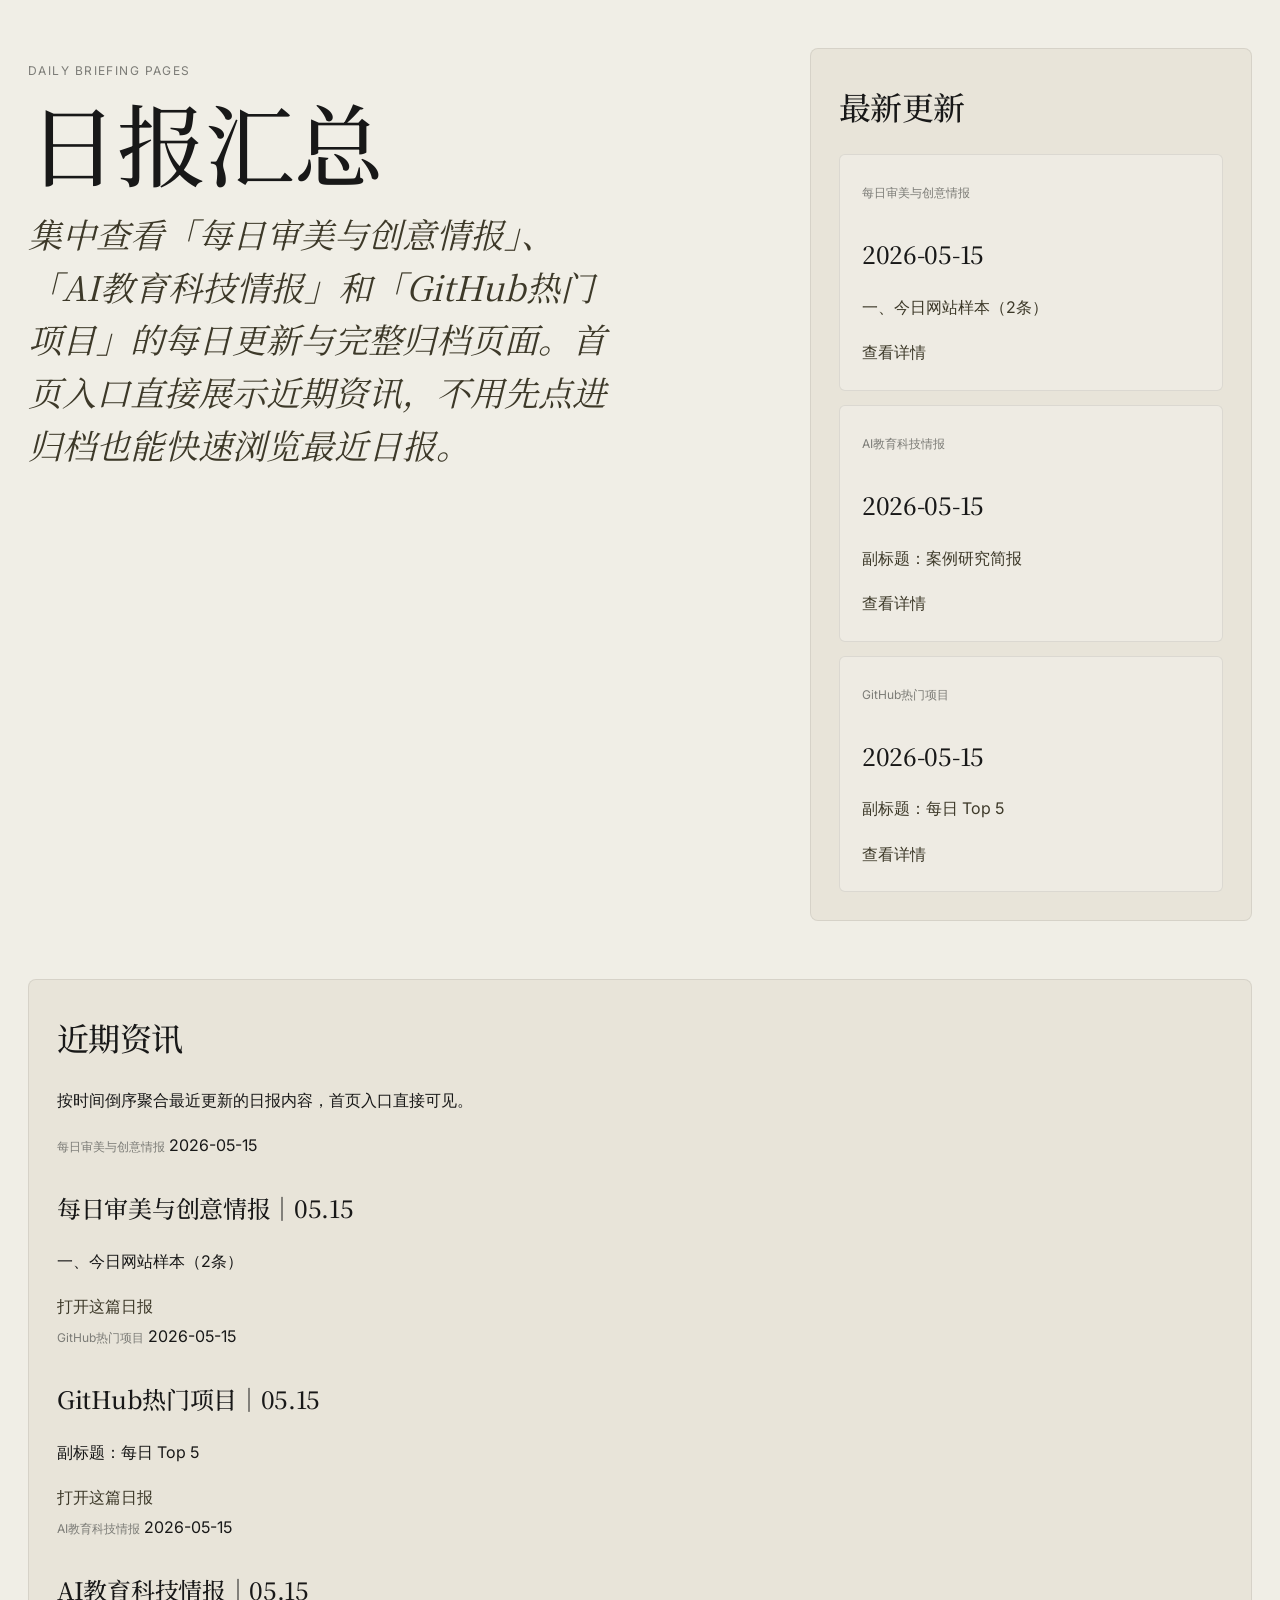
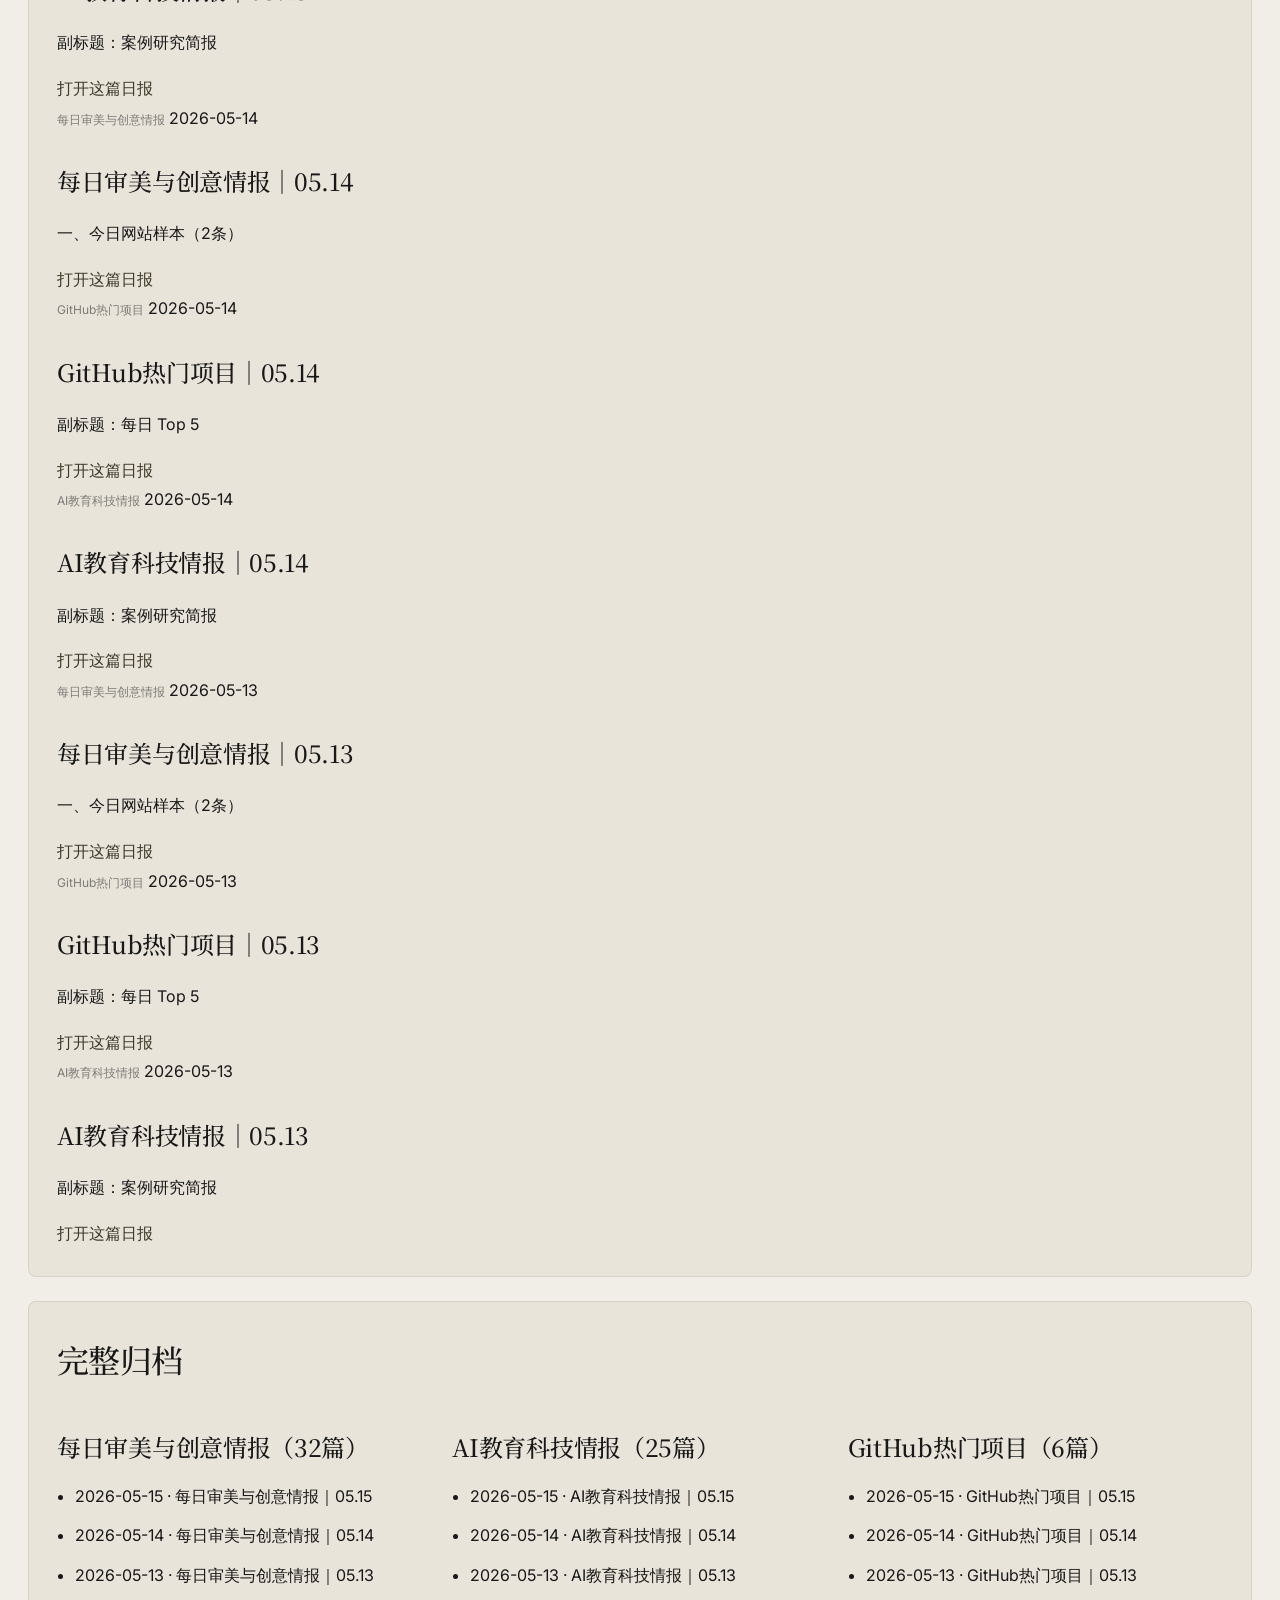
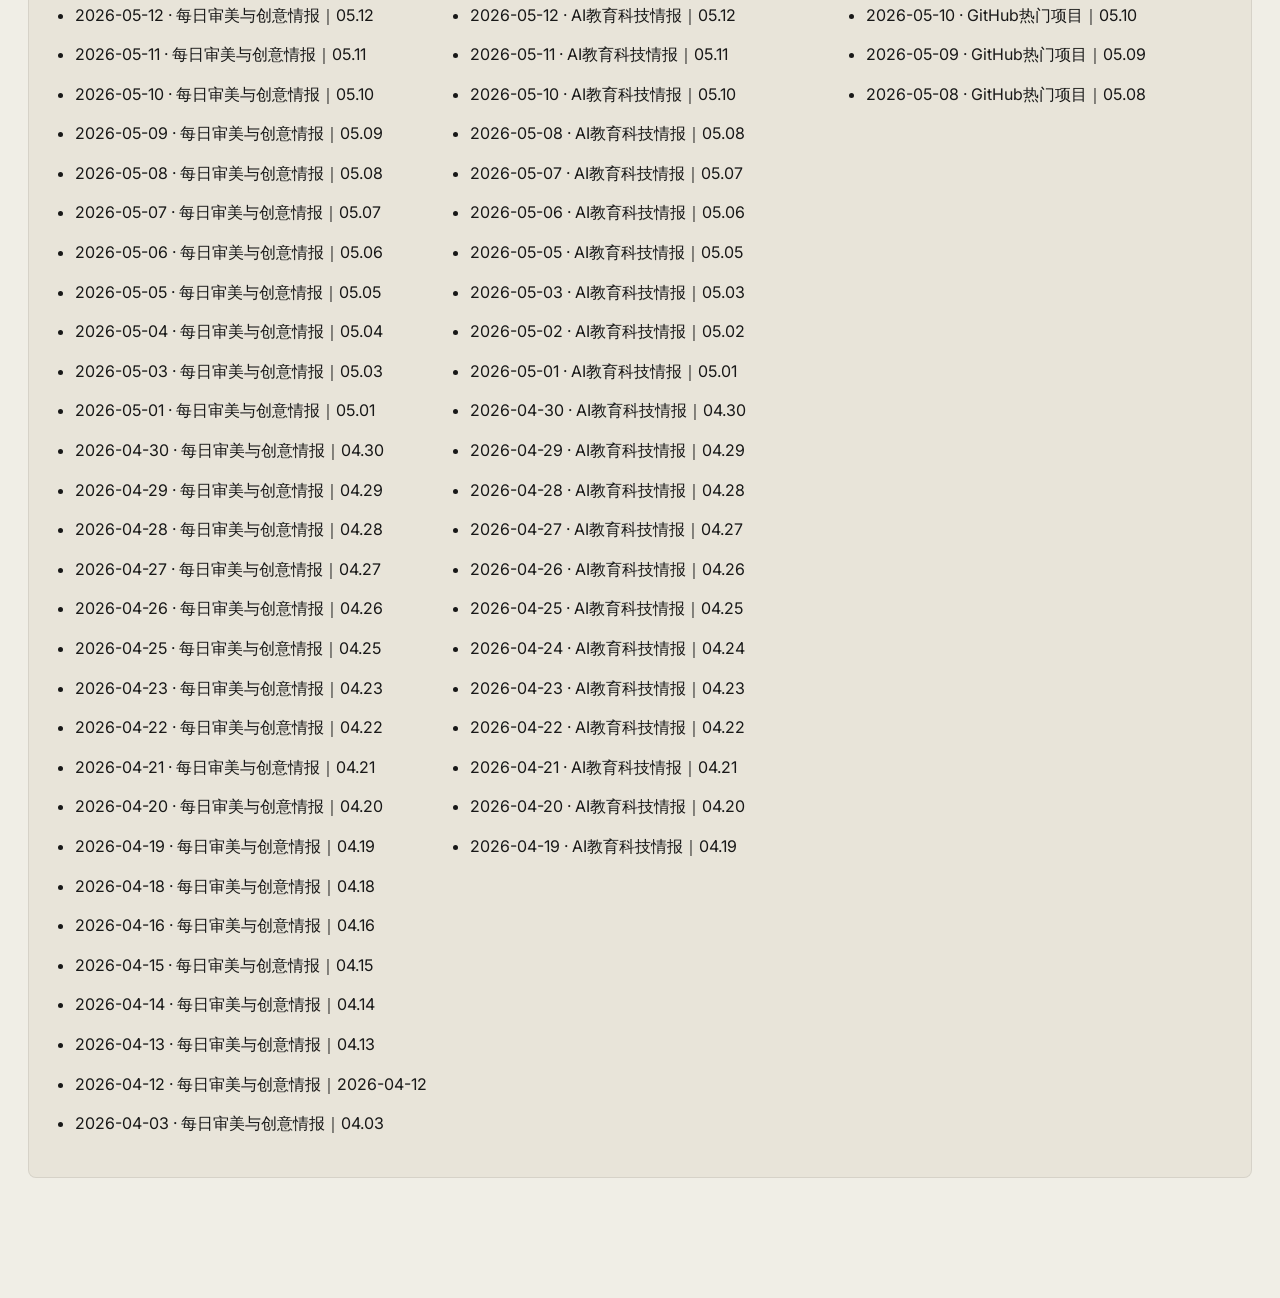
<file: index.html>
<!DOCTYPE html>
<html lang="zh-CN">
<head>
  <meta charset="UTF-8" />
  <meta name="viewport" content="width=device-width, initial-scale=1.0" />
  <title>日报汇总</title>
  <link rel="preconnect" href="https://fonts.googleapis.com">
  <link rel="preconnect" href="https://fonts.gstatic.com" crossorigin>
  <link href="https://fonts.googleapis.com/css2?family=Inter:wght@400;500&family=Noto+Serif+SC:wght@400;500&display=swap" rel="stylesheet">
  <link rel="stylesheet" href="styles.css" />
</head>
<body>
  <div class="page-fade"></div>
  <div class="container home">
    <section class="hero-layout">
      <header class="hero">
        <p class="eyebrow reveal">Daily Briefing Pages</p>
        <h1 class="focus-title char-title"><span>日</span><span>报</span><span>汇</span><span>总</span></h1>
        <p class="subtitle reveal quote-like">集中查看「每日审美与创意情报」、「AI教育科技情报」和「GitHub热门项目」的每日更新与完整归档页面。首页入口直接展示近期资讯，不用先点进归档也能快速浏览最近日报。</p>
      </header>

      <aside class="panel latest-panel reveal">
        <h2>最新更新</h2>
        <div class="cards latest-cards stagger-list">
          <article class="card">
          <div class="card-tag">每日审美与创意情报</div>
          <h3>2026-05-15</h3>
          <p>一、今日网站样本（2条）</p>
          <a href="aesthetic/2026-05-15.html">查看详情</a>
        </article>
          <article class="card">
          <div class="card-tag">AI教育科技情报</div>
          <h3>2026-05-15</h3>
          <p>副标题：案例研究简报</p>
          <a href="ai-edu/2026-05-15.html">查看详情</a>
        </article>
          <article class="card">
          <div class="card-tag">GitHub热门项目</div>
          <h3>2026-05-15</h3>
          <p>副标题：每日 Top 5</p>
          <a href="github-hot/2026-05-15.html">查看详情</a>
        </article>
        </div>
      </aside>
    </section>

    <section class="panel reveal">
      <div class="section-head-inline">
        <div>
          <h2>近期资讯</h2>
          <p class="section-desc">按时间倒序聚合最近更新的日报内容，首页入口直接可见。</p>
        </div>
      </div>
      <div class="recent-grid stagger-list">
        <article class="recent-item">
          <div class="recent-top">
            <span class="card-tag">每日审美与创意情报</span>
            <span class="recent-date">2026-05-15</span>
          </div>
          <h3>每日审美与创意情报｜05.15</h3>
          <p>一、今日网站样本（2条）</p>
          <a href="aesthetic/2026-05-15.html">打开这篇日报</a>
        </article>
<article class="recent-item">
          <div class="recent-top">
            <span class="card-tag">GitHub热门项目</span>
            <span class="recent-date">2026-05-15</span>
          </div>
          <h3>GitHub热门项目｜05.15</h3>
          <p>副标题：每日 Top 5</p>
          <a href="github-hot/2026-05-15.html">打开这篇日报</a>
        </article>
<article class="recent-item">
          <div class="recent-top">
            <span class="card-tag">AI教育科技情报</span>
            <span class="recent-date">2026-05-15</span>
          </div>
          <h3>AI教育科技情报｜05.15</h3>
          <p>副标题：案例研究简报</p>
          <a href="ai-edu/2026-05-15.html">打开这篇日报</a>
        </article>
<article class="recent-item">
          <div class="recent-top">
            <span class="card-tag">每日审美与创意情报</span>
            <span class="recent-date">2026-05-14</span>
          </div>
          <h3>每日审美与创意情报｜05.14</h3>
          <p>一、今日网站样本（2条）</p>
          <a href="aesthetic/2026-05-14.html">打开这篇日报</a>
        </article>
<article class="recent-item">
          <div class="recent-top">
            <span class="card-tag">GitHub热门项目</span>
            <span class="recent-date">2026-05-14</span>
          </div>
          <h3>GitHub热门项目｜05.14</h3>
          <p>副标题：每日 Top 5</p>
          <a href="github-hot/2026-05-14.html">打开这篇日报</a>
        </article>
<article class="recent-item">
          <div class="recent-top">
            <span class="card-tag">AI教育科技情报</span>
            <span class="recent-date">2026-05-14</span>
          </div>
          <h3>AI教育科技情报｜05.14</h3>
          <p>副标题：案例研究简报</p>
          <a href="ai-edu/2026-05-14.html">打开这篇日报</a>
        </article>
<article class="recent-item">
          <div class="recent-top">
            <span class="card-tag">每日审美与创意情报</span>
            <span class="recent-date">2026-05-13</span>
          </div>
          <h3>每日审美与创意情报｜05.13</h3>
          <p>一、今日网站样本（2条）</p>
          <a href="aesthetic/2026-05-13.html">打开这篇日报</a>
        </article>
<article class="recent-item">
          <div class="recent-top">
            <span class="card-tag">GitHub热门项目</span>
            <span class="recent-date">2026-05-13</span>
          </div>
          <h3>GitHub热门项目｜05.13</h3>
          <p>副标题：每日 Top 5</p>
          <a href="github-hot/2026-05-13.html">打开这篇日报</a>
        </article>
<article class="recent-item">
          <div class="recent-top">
            <span class="card-tag">AI教育科技情报</span>
            <span class="recent-date">2026-05-13</span>
          </div>
          <h3>AI教育科技情报｜05.13</h3>
          <p>副标题：案例研究简报</p>
          <a href="ai-edu/2026-05-13.html">打开这篇日报</a>
        </article>
      </div>
    </section>

    <section class="panel reveal">
      <h2>完整归档</h2>
      <div class="archive-grid">
        <div>
          <h3>每日审美与创意情报（32篇）</h3>
          <ul class="archive-list stagger-list">
            <li><a href="aesthetic/2026-05-15.html">2026-05-15 · 每日审美与创意情报｜05.15</a></li>
<li><a href="aesthetic/2026-05-14.html">2026-05-14 · 每日审美与创意情报｜05.14</a></li>
<li><a href="aesthetic/2026-05-13.html">2026-05-13 · 每日审美与创意情报｜05.13</a></li>
<li><a href="aesthetic/2026-05-12.html">2026-05-12 · 每日审美与创意情报｜05.12</a></li>
<li><a href="aesthetic/2026-05-11.html">2026-05-11 · 每日审美与创意情报｜05.11</a></li>
<li><a href="aesthetic/2026-05-10.html">2026-05-10 · 每日审美与创意情报｜05.10</a></li>
<li><a href="aesthetic/2026-05-09.html">2026-05-09 · 每日审美与创意情报｜05.09</a></li>
<li><a href="aesthetic/2026-05-08.html">2026-05-08 · 每日审美与创意情报｜05.08</a></li>
<li><a href="aesthetic/2026-05-07.html">2026-05-07 · 每日审美与创意情报｜05.07</a></li>
<li><a href="aesthetic/2026-05-06.html">2026-05-06 · 每日审美与创意情报｜05.06</a></li>
<li><a href="aesthetic/2026-05-05.html">2026-05-05 · 每日审美与创意情报｜05.05</a></li>
<li><a href="aesthetic/2026-05-04.html">2026-05-04 · 每日审美与创意情报｜05.04</a></li>
<li><a href="aesthetic/2026-05-03.html">2026-05-03 · 每日审美与创意情报｜05.03</a></li>
<li><a href="aesthetic/2026-05-01.html">2026-05-01 · 每日审美与创意情报｜05.01</a></li>
<li><a href="aesthetic/2026-04-30.html">2026-04-30 · 每日审美与创意情报｜04.30</a></li>
<li><a href="aesthetic/2026-04-29.html">2026-04-29 · 每日审美与创意情报｜04.29</a></li>
<li><a href="aesthetic/2026-04-28.html">2026-04-28 · 每日审美与创意情报｜04.28</a></li>
<li><a href="aesthetic/2026-04-27.html">2026-04-27 · 每日审美与创意情报｜04.27</a></li>
<li><a href="aesthetic/2026-04-26.html">2026-04-26 · 每日审美与创意情报｜04.26</a></li>
<li><a href="aesthetic/2026-04-25.html">2026-04-25 · 每日审美与创意情报｜04.25</a></li>
<li><a href="aesthetic/2026-04-23.html">2026-04-23 · 每日审美与创意情报｜04.23</a></li>
<li><a href="aesthetic/2026-04-22.html">2026-04-22 · 每日审美与创意情报｜04.22</a></li>
<li><a href="aesthetic/2026-04-21.html">2026-04-21 · 每日审美与创意情报｜04.21</a></li>
<li><a href="aesthetic/2026-04-20.html">2026-04-20 · 每日审美与创意情报｜04.20</a></li>
<li><a href="aesthetic/2026-04-19.html">2026-04-19 · 每日审美与创意情报｜04.19</a></li>
<li><a href="aesthetic/2026-04-18.html">2026-04-18 · 每日审美与创意情报｜04.18</a></li>
<li><a href="aesthetic/2026-04-16.html">2026-04-16 · 每日审美与创意情报｜04.16</a></li>
<li><a href="aesthetic/2026-04-15.html">2026-04-15 · 每日审美与创意情报｜04.15</a></li>
<li><a href="aesthetic/2026-04-14.html">2026-04-14 · 每日审美与创意情报｜04.14</a></li>
<li><a href="aesthetic/2026-04-13.html">2026-04-13 · 每日审美与创意情报｜04.13</a></li>
<li><a href="aesthetic/2026-04-12.html">2026-04-12 · 每日审美与创意情报｜2026-04-12</a></li>
<li><a href="aesthetic/2026-04-03.html">2026-04-03 · 每日审美与创意情报｜04.03</a></li>
          </ul>
        </div>
        <div>
          <h3>AI教育科技情报（25篇）</h3>
          <ul class="archive-list stagger-list">
            <li><a href="ai-edu/2026-05-15.html">2026-05-15 · AI教育科技情报｜05.15</a></li>
<li><a href="ai-edu/2026-05-14.html">2026-05-14 · AI教育科技情报｜05.14</a></li>
<li><a href="ai-edu/2026-05-13.html">2026-05-13 · AI教育科技情报｜05.13</a></li>
<li><a href="ai-edu/2026-05-12.html">2026-05-12 · AI教育科技情报｜05.12</a></li>
<li><a href="ai-edu/2026-05-11.html">2026-05-11 · AI教育科技情报｜05.11</a></li>
<li><a href="ai-edu/2026-05-10.html">2026-05-10 · AI教育科技情报｜05.10</a></li>
<li><a href="ai-edu/2026-05-08.html">2026-05-08 · AI教育科技情报｜05.08</a></li>
<li><a href="ai-edu/2026-05-07.html">2026-05-07 · AI教育科技情报｜05.07</a></li>
<li><a href="ai-edu/2026-05-06.html">2026-05-06 · AI教育科技情报｜05.06</a></li>
<li><a href="ai-edu/2026-05-05.html">2026-05-05 · AI教育科技情报｜05.05</a></li>
<li><a href="ai-edu/2026-05-03.html">2026-05-03 · AI教育科技情报｜05.03</a></li>
<li><a href="ai-edu/2026-05-02.html">2026-05-02 · AI教育科技情报｜05.02</a></li>
<li><a href="ai-edu/2026-05-01.html">2026-05-01 · AI教育科技情报｜05.01</a></li>
<li><a href="ai-edu/2026-04-30.html">2026-04-30 · AI教育科技情报｜04.30</a></li>
<li><a href="ai-edu/2026-04-29.html">2026-04-29 · AI教育科技情报｜04.29</a></li>
<li><a href="ai-edu/2026-04-28.html">2026-04-28 · AI教育科技情报｜04.28</a></li>
<li><a href="ai-edu/2026-04-27.html">2026-04-27 · AI教育科技情报｜04.27</a></li>
<li><a href="ai-edu/2026-04-26.html">2026-04-26 · AI教育科技情报｜04.26</a></li>
<li><a href="ai-edu/2026-04-25.html">2026-04-25 · AI教育科技情报｜04.25</a></li>
<li><a href="ai-edu/2026-04-24.html">2026-04-24 · AI教育科技情报｜04.24</a></li>
<li><a href="ai-edu/2026-04-23.html">2026-04-23 · AI教育科技情报｜04.23</a></li>
<li><a href="ai-edu/2026-04-22.html">2026-04-22 · AI教育科技情报｜04.22</a></li>
<li><a href="ai-edu/2026-04-21.html">2026-04-21 · AI教育科技情报｜04.21</a></li>
<li><a href="ai-edu/2026-04-20.html">2026-04-20 · AI教育科技情报｜04.20</a></li>
<li><a href="ai-edu/2026-04-19.html">2026-04-19 · AI教育科技情报｜04.19</a></li>
          </ul>
        </div>
        <div>
          <h3>GitHub热门项目（6篇）</h3>
          <ul class="archive-list stagger-list">
            <li><a href="github-hot/2026-05-15.html">2026-05-15 · GitHub热门项目｜05.15</a></li>
<li><a href="github-hot/2026-05-14.html">2026-05-14 · GitHub热门项目｜05.14</a></li>
<li><a href="github-hot/2026-05-13.html">2026-05-13 · GitHub热门项目｜05.13</a></li>
<li><a href="github-hot/2026-05-10.html">2026-05-10 · GitHub热门项目｜05.10</a></li>
<li><a href="github-hot/2026-05-09.html">2026-05-09 · GitHub热门项目｜05.09</a></li>
<li><a href="github-hot/2026-05-08.html">2026-05-08 · GitHub热门项目｜05.08</a></li>
          </ul>
        </div>
      </div>
    </section>
  </div>
</body>
</html>
</file>
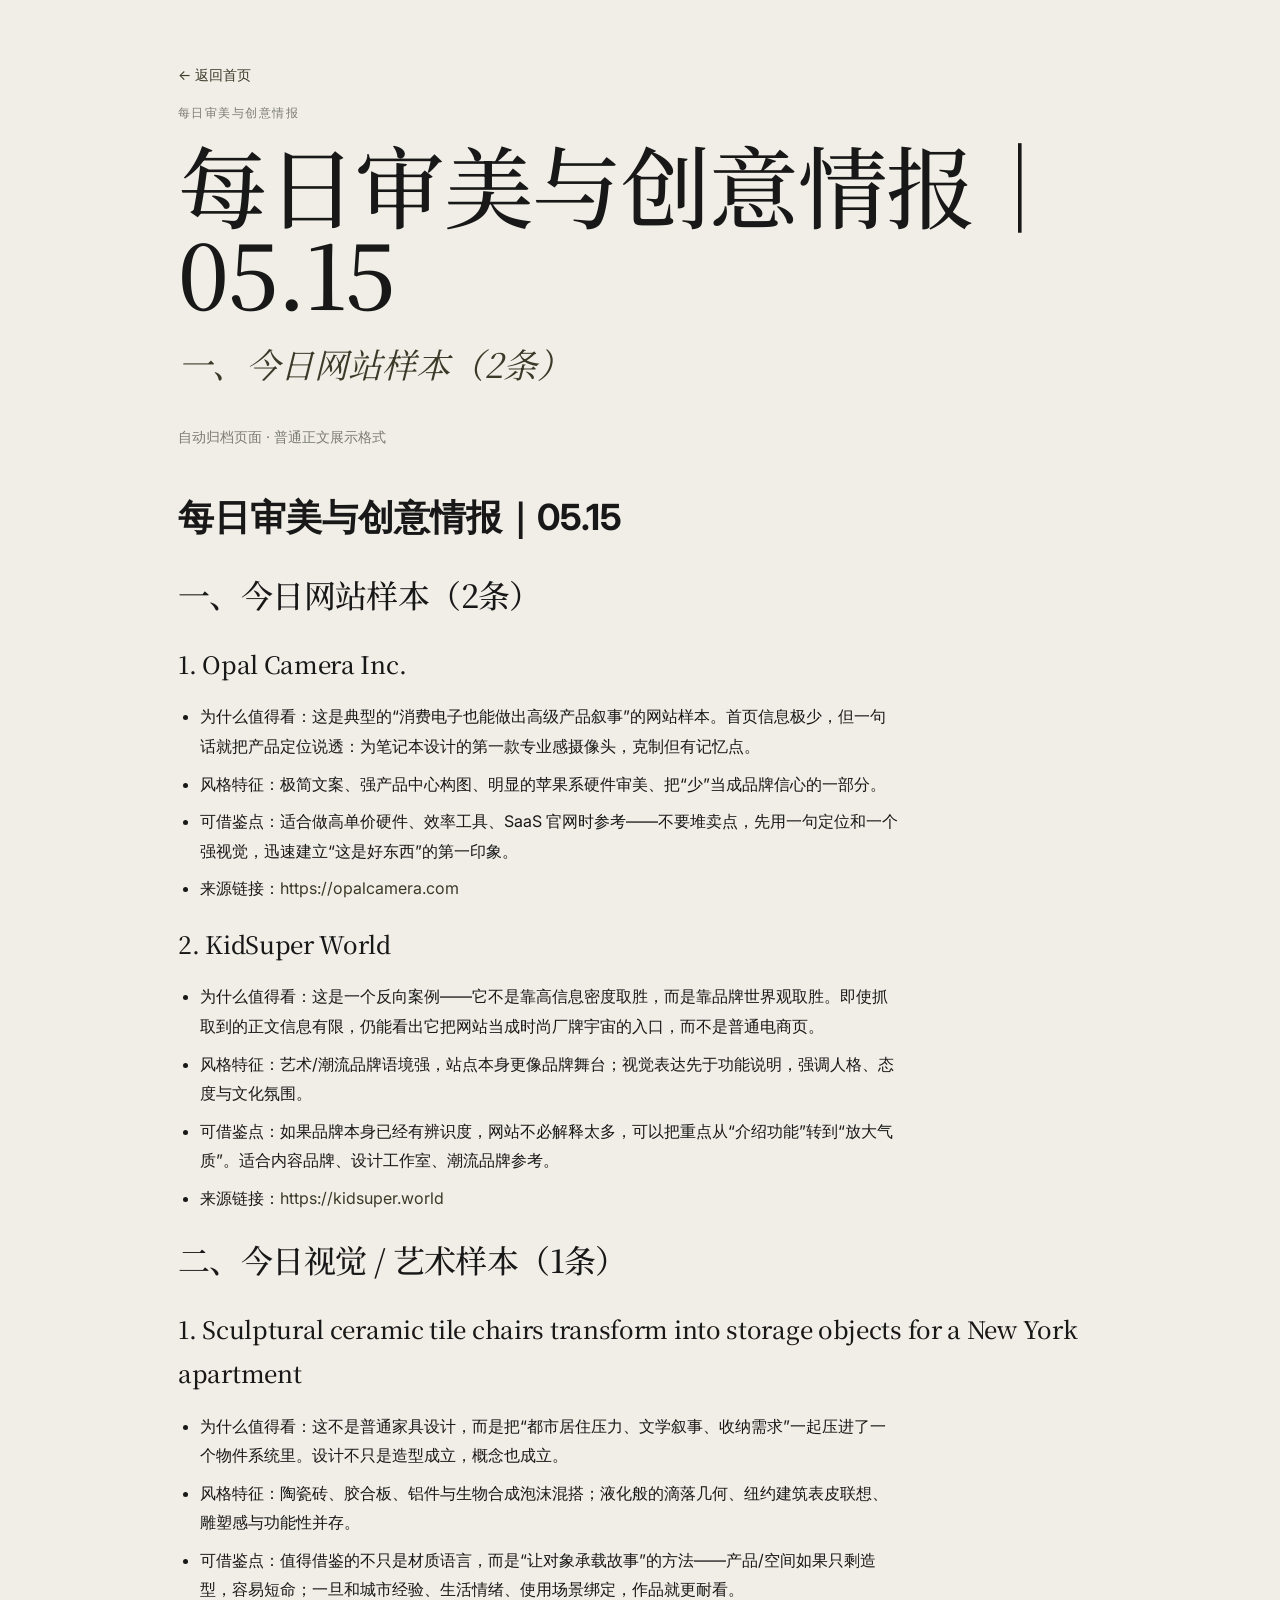
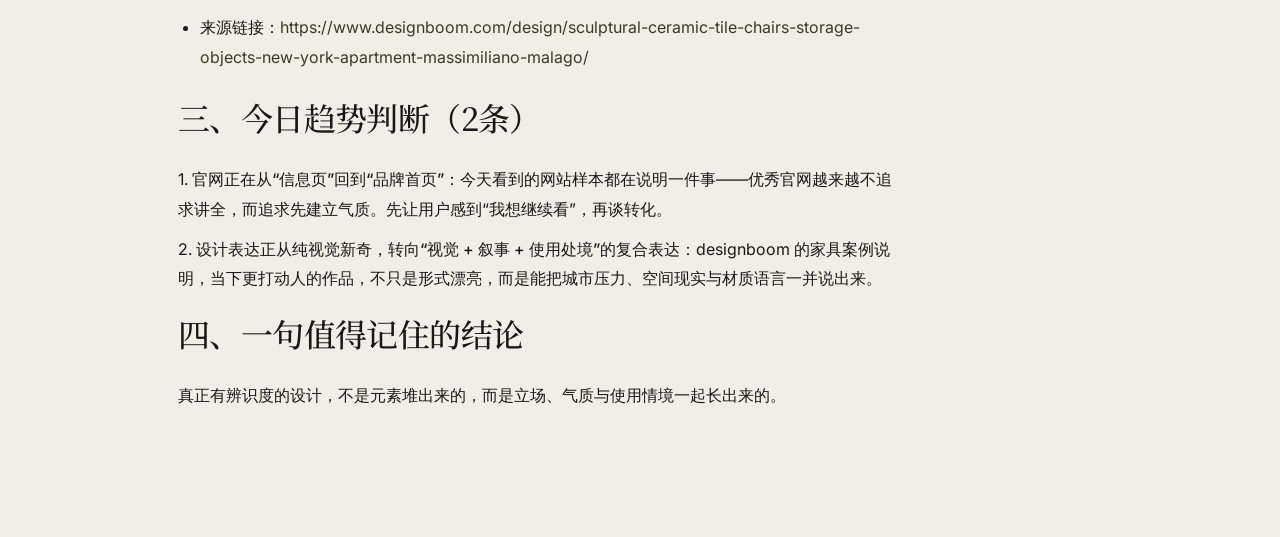
<file: aesthetic/2026-05-15.html>
<!DOCTYPE html>
<html lang="zh-CN">
<head>
  <meta charset="UTF-8" />
  <meta name="viewport" content="width=device-width, initial-scale=1.0" />
  <title>每日审美与创意情报｜05.15</title>
  <link rel="preconnect" href="https://fonts.googleapis.com">
  <link rel="preconnect" href="https://fonts.gstatic.com" crossorigin>
  <link href="https://fonts.googleapis.com/css2?family=Inter:wght@400;500&family=Noto+Serif+SC:wght@400;500&display=swap" rel="stylesheet">
  <link rel="stylesheet" href="../styles.css" />
</head>
<body>
  <div class="page-fade"></div>
  <div class="container article">
    <p class="back-link reveal"><a href="../index.html">← 返回首页</a></p>
    <header class="article-header">
      <p class="eyebrow reveal">每日审美与创意情报</p>
      <h1 class="focus-title char-title"><span>每</span><span>日</span><span>审</span><span>美</span><span>与</span><span>创</span><span>意</span><span>情</span><span>报</span><span>｜</span><span>0</span><span>5</span><span>.</span><span>1</span><span>5</span></h1>
      <p class="lead reveal quote-like">一、今日网站样本（2条）</p>
      <p class="article-meta reveal">自动归档页面 · 普通正文展示格式</p>
    </header>
    <section class="article-section content-body stagger-list">
      <h1>每日审美与创意情报｜05.15</h1>
<h2>一、今日网站样本（2条）</h2>
<h3>1. Opal Camera Inc.</h3>
<ul class="bullet-list">
<li><strong>为什么值得看</strong>：这是典型的“消费电子也能做出高级产品叙事”的网站样本。首页信息极少，但一句话就把产品定位说透：为笔记本设计的第一款专业感摄像头，克制但有记忆点。</li>
<li><strong>风格特征</strong>：极简文案、强产品中心构图、明显的苹果系硬件审美、把“少”当成品牌信心的一部分。</li>
<li><strong>可借鉴点</strong>：适合做高单价硬件、效率工具、SaaS 官网时参考——不要堆卖点，先用一句定位和一个强视觉，迅速建立“这是好东西”的第一印象。</li>
<li><strong>来源链接</strong>：<a href="https://opalcamera.com">https://opalcamera.com</a></li>
</ul>
<h3>2. KidSuper World</h3>
<ul class="bullet-list">
<li><strong>为什么值得看</strong>：这是一个反向案例——它不是靠高信息密度取胜，而是靠品牌世界观取胜。即使抓取到的正文信息有限，仍能看出它把网站当成时尚厂牌宇宙的入口，而不是普通电商页。</li>
<li><strong>风格特征</strong>：艺术/潮流品牌语境强，站点本身更像品牌舞台；视觉表达先于功能说明，强调人格、态度与文化氛围。</li>
<li><strong>可借鉴点</strong>：如果品牌本身已经有辨识度，网站不必解释太多，可以把重点从“介绍功能”转到“放大气质”。适合内容品牌、设计工作室、潮流品牌参考。</li>
<li><strong>来源链接</strong>：<a href="https://kidsuper.world">https://kidsuper.world</a></li>
</ul>
<h2>二、今日视觉 / 艺术样本（1条）</h2>
<h3>1. Sculptural ceramic tile chairs transform into storage objects for a New York apartment</h3>
<ul class="bullet-list">
<li><strong>为什么值得看</strong>：这不是普通家具设计，而是把“都市居住压力、文学叙事、收纳需求”一起压进了一个物件系统里。设计不只是造型成立，概念也成立。</li>
<li><strong>风格特征</strong>：陶瓷砖、胶合板、铝件与生物合成泡沫混搭；液化般的滴落几何、纽约建筑表皮联想、雕塑感与功能性并存。</li>
<li><strong>可借鉴点</strong>：值得借鉴的不只是材质语言，而是“让对象承载故事”的方法——产品/空间如果只剩造型，容易短命；一旦和城市经验、生活情绪、使用场景绑定，作品就更耐看。</li>
<li><strong>来源链接</strong>：<a href="https://www.designboom.com/design/sculptural-ceramic-tile-chairs-storage-objects-new-york-apartment-massimiliano-malago/">https://www.designboom.com/design/sculptural-ceramic-tile-chairs-storage-objects-new-york-apartment-massimiliano-malago/</a></li>
</ul>
<h2>三、今日趋势判断（2条）</h2>
<p>1. <strong>官网正在从“信息页”回到“品牌首页”</strong>：今天看到的网站样本都在说明一件事——优秀官网越来越不追求讲全，而追求先建立气质。先让用户感到“我想继续看”，再谈转化。</p>
<p>2. <strong>设计表达正从纯视觉新奇，转向“视觉 + 叙事 + 使用处境”的复合表达</strong>：designboom 的家具案例说明，当下更打动人的作品，不只是形式漂亮，而是能把城市压力、空间现实与材质语言一并说出来。</p>
<h2>四、一句值得记住的结论</h2>
<p><strong>真正有辨识度的设计，不是元素堆出来的，而是立场、气质与使用情境一起长出来的。</strong></p>
    </section>
  </div>
</body>
</html>
</file>
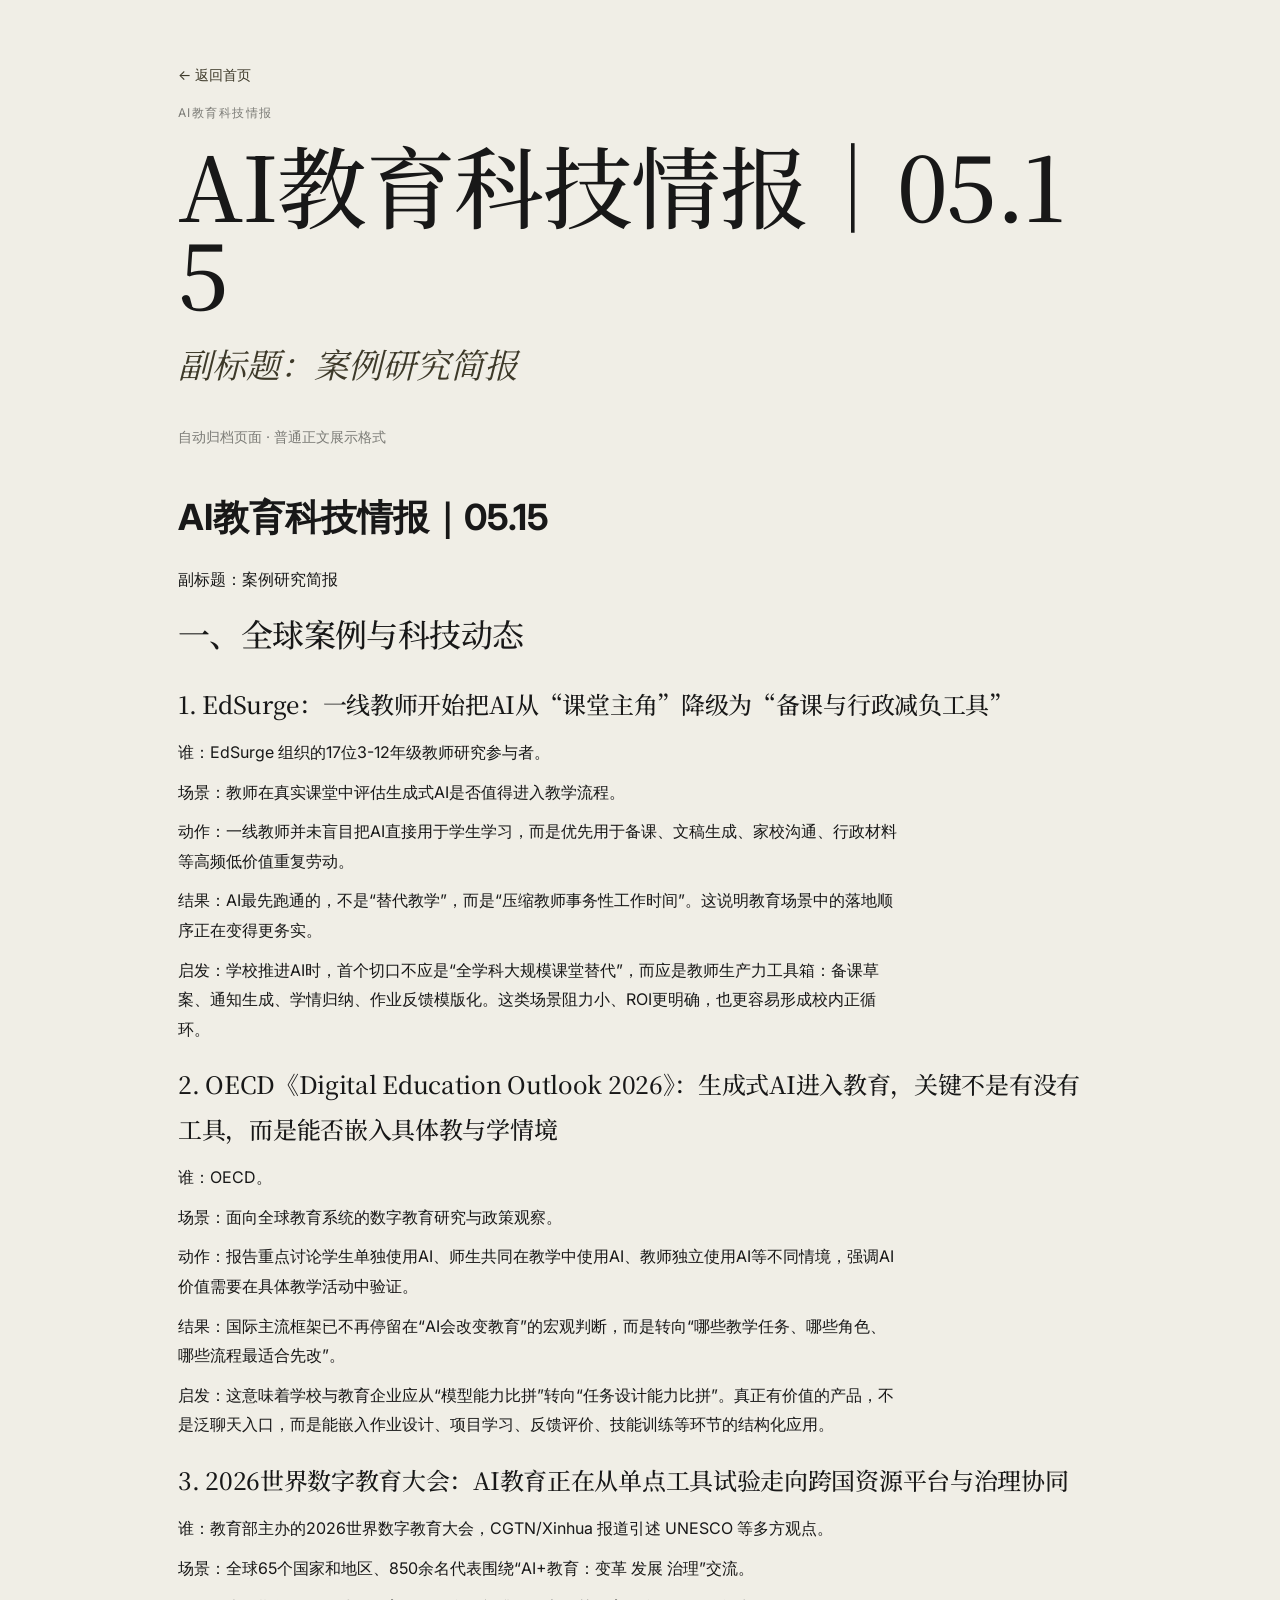
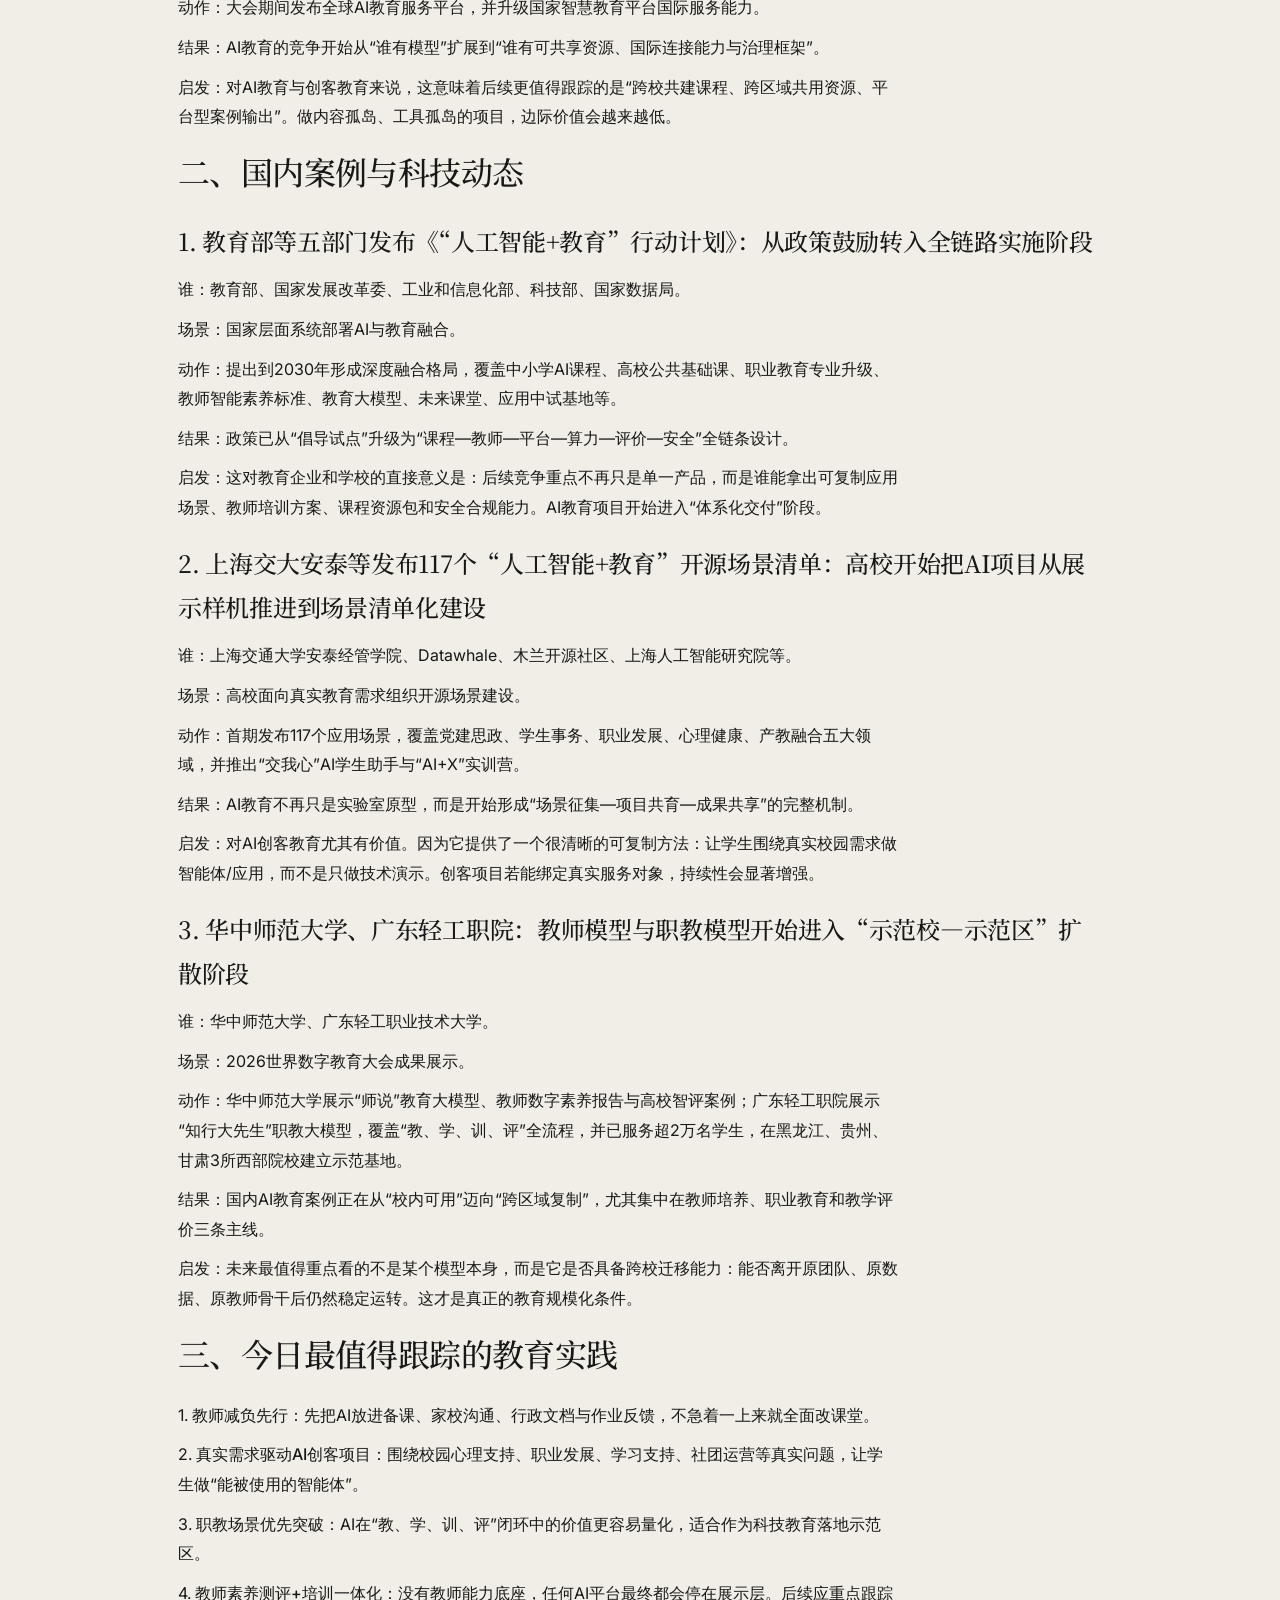
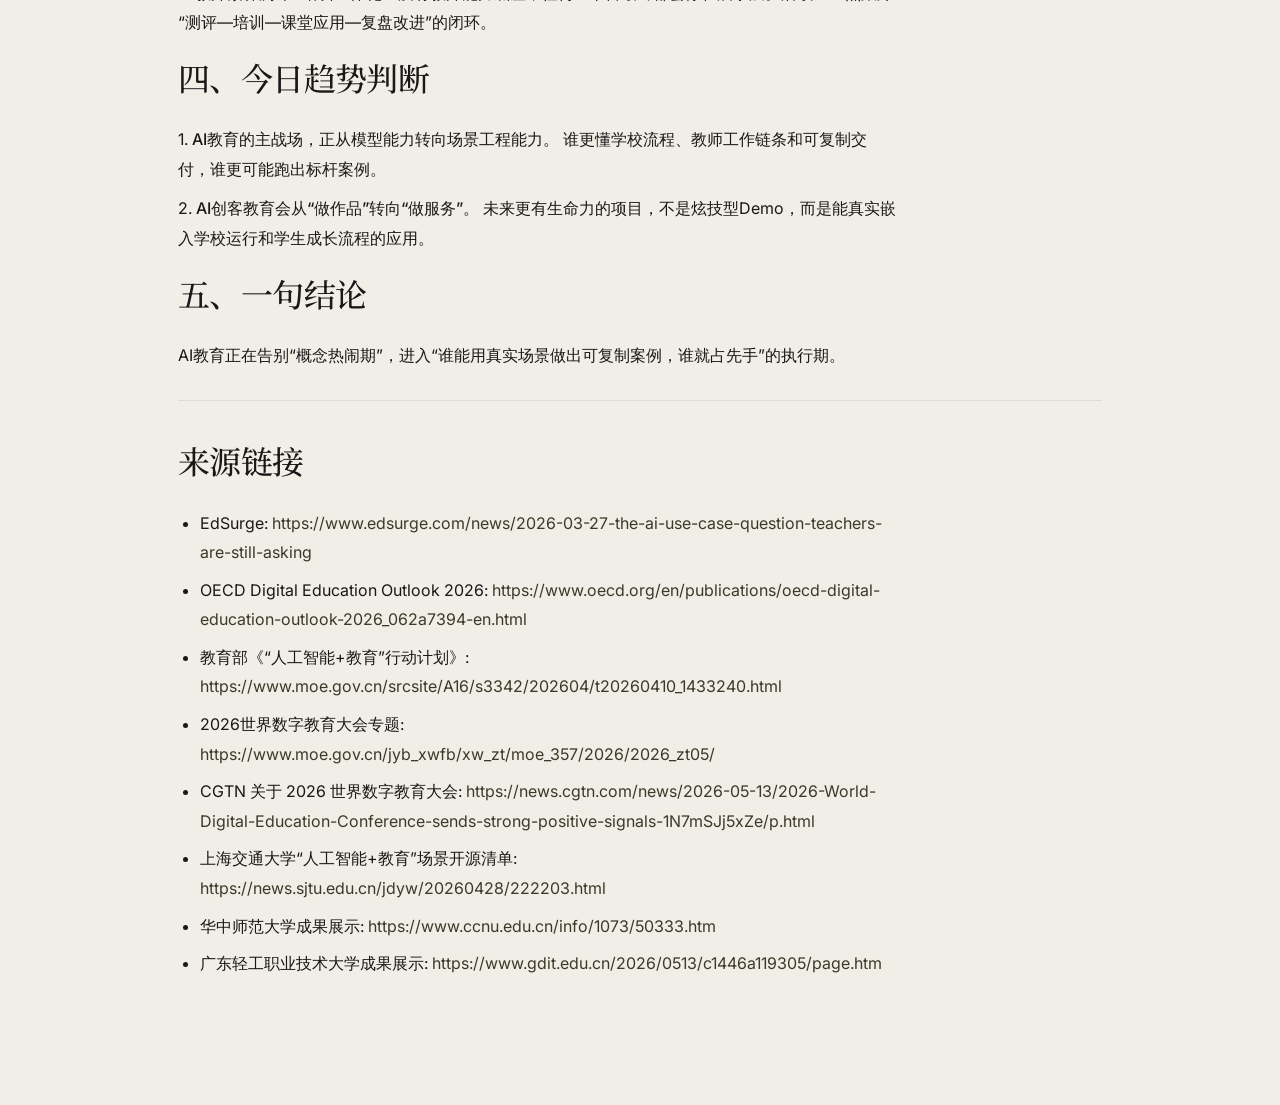
<file: ai-edu/2026-05-15.html>
<!DOCTYPE html>
<html lang="zh-CN">
<head>
  <meta charset="UTF-8" />
  <meta name="viewport" content="width=device-width, initial-scale=1.0" />
  <title>AI教育科技情报｜05.15</title>
  <link rel="preconnect" href="https://fonts.googleapis.com">
  <link rel="preconnect" href="https://fonts.gstatic.com" crossorigin>
  <link href="https://fonts.googleapis.com/css2?family=Inter:wght@400;500&family=Noto+Serif+SC:wght@400;500&display=swap" rel="stylesheet">
  <link rel="stylesheet" href="../styles.css" />
</head>
<body>
  <div class="page-fade"></div>
  <div class="container article">
    <p class="back-link reveal"><a href="../index.html">← 返回首页</a></p>
    <header class="article-header">
      <p class="eyebrow reveal">AI教育科技情报</p>
      <h1 class="focus-title char-title"><span>A</span><span>I</span><span>教</span><span>育</span><span>科</span><span>技</span><span>情</span><span>报</span><span>｜</span><span>0</span><span>5</span><span>.</span><span>1</span><span>5</span></h1>
      <p class="lead reveal quote-like">副标题：案例研究简报</p>
      <p class="article-meta reveal">自动归档页面 · 普通正文展示格式</p>
    </header>
    <section class="article-section content-body stagger-list">
      <h1>AI教育科技情报｜05.15</h1>
<p><strong>副标题：案例研究简报</strong></p>
<h2>一、全球案例与科技动态</h2>
<h3>1. EdSurge：一线教师开始把AI从“课堂主角”降级为“备课与行政减负工具”</h3>
<p><strong>谁</strong>：EdSurge 组织的17位3-12年级教师研究参与者。</p>
<p><strong>场景</strong>：教师在真实课堂中评估生成式AI是否值得进入教学流程。</p>
<p><strong>动作</strong>：一线教师并未盲目把AI直接用于学生学习，而是优先用于备课、文稿生成、家校沟通、行政材料等高频低价值重复劳动。</p>
<p><strong>结果</strong>：AI最先跑通的，不是“替代教学”，而是“压缩教师事务性工作时间”。这说明教育场景中的落地顺序正在变得更务实。</p>
<p><strong>启发</strong>：学校推进AI时，首个切口不应是“全学科大规模课堂替代”，而应是教师生产力工具箱：备课草案、通知生成、学情归纳、作业反馈模版化。这类场景阻力小、ROI更明确，也更容易形成校内正循环。</p>
<h3>2. OECD《Digital Education Outlook 2026》：生成式AI进入教育，关键不是有没有工具，而是能否嵌入具体教与学情境</h3>
<p><strong>谁</strong>：OECD。</p>
<p><strong>场景</strong>：面向全球教育系统的数字教育研究与政策观察。</p>
<p><strong>动作</strong>：报告重点讨论学生单独使用AI、师生共同在教学中使用AI、教师独立使用AI等不同情境，强调AI价值需要在具体教学活动中验证。</p>
<p><strong>结果</strong>：国际主流框架已不再停留在“AI会改变教育”的宏观判断，而是转向“哪些教学任务、哪些角色、哪些流程最适合先改”。</p>
<p><strong>启发</strong>：这意味着学校与教育企业应从“模型能力比拼”转向“任务设计能力比拼”。真正有价值的产品，不是泛聊天入口，而是能嵌入作业设计、项目学习、反馈评价、技能训练等环节的结构化应用。</p>
<h3>3. 2026世界数字教育大会：AI教育正在从单点工具试验走向跨国资源平台与治理协同</h3>
<p><strong>谁</strong>：教育部主办的2026世界数字教育大会，CGTN/Xinhua 报道引述 UNESCO 等多方观点。</p>
<p><strong>场景</strong>：全球65个国家和地区、850余名代表围绕“AI+教育：变革 发展 治理”交流。</p>
<p><strong>动作</strong>：大会期间发布全球AI教育服务平台，并升级国家智慧教育平台国际服务能力。</p>
<p><strong>结果</strong>：AI教育的竞争开始从“谁有模型”扩展到“谁有可共享资源、国际连接能力与治理框架”。</p>
<p><strong>启发</strong>：对AI教育与创客教育来说，这意味着后续更值得跟踪的是“跨校共建课程、跨区域共用资源、平台型案例输出”。做内容孤岛、工具孤岛的项目，边际价值会越来越低。</p>
<h2>二、国内案例与科技动态</h2>
<h3>1. 教育部等五部门发布《“人工智能+教育”行动计划》：从政策鼓励转入全链路实施阶段</h3>
<p><strong>谁</strong>：教育部、国家发展改革委、工业和信息化部、科技部、国家数据局。</p>
<p><strong>场景</strong>：国家层面系统部署AI与教育融合。</p>
<p><strong>动作</strong>：提出到2030年形成深度融合格局，覆盖中小学AI课程、高校公共基础课、职业教育专业升级、教师智能素养标准、教育大模型、未来课堂、应用中试基地等。</p>
<p><strong>结果</strong>：政策已从“倡导试点”升级为“课程—教师—平台—算力—评价—安全”全链条设计。</p>
<p><strong>启发</strong>：这对教育企业和学校的直接意义是：后续竞争重点不再只是单一产品，而是谁能拿出可复制应用场景、教师培训方案、课程资源包和安全合规能力。AI教育项目开始进入“体系化交付”阶段。</p>
<h3>2. 上海交大安泰等发布117个“人工智能+教育”开源场景清单：高校开始把AI项目从展示样机推进到场景清单化建设</h3>
<p><strong>谁</strong>：上海交通大学安泰经管学院、Datawhale、木兰开源社区、上海人工智能研究院等。</p>
<p><strong>场景</strong>：高校面向真实教育需求组织开源场景建设。</p>
<p><strong>动作</strong>：首期发布117个应用场景，覆盖党建思政、学生事务、职业发展、心理健康、产教融合五大领域，并推出“交我心”AI学生助手与“AI+X”实训营。</p>
<p><strong>结果</strong>：AI教育不再只是实验室原型，而是开始形成“场景征集—项目共育—成果共享”的完整机制。</p>
<p><strong>启发</strong>：对AI创客教育尤其有价值。因为它提供了一个很清晰的可复制方法：让学生围绕真实校园需求做智能体/应用，而不是只做技术演示。创客项目若能绑定真实服务对象，持续性会显著增强。</p>
<h3>3. 华中师范大学、广东轻工职院：教师模型与职教模型开始进入“示范校—示范区”扩散阶段</h3>
<p><strong>谁</strong>：华中师范大学、广东轻工职业技术大学。</p>
<p><strong>场景</strong>：2026世界数字教育大会成果展示。</p>
<p><strong>动作</strong>：华中师范大学展示“师说”教育大模型、教师数字素养报告与高校智评案例；广东轻工职院展示“知行大先生”职教大模型，覆盖“教、学、训、评”全流程，并已服务超2万名学生，在黑龙江、贵州、甘肃3所西部院校建立示范基地。</p>
<p><strong>结果</strong>：国内AI教育案例正在从“校内可用”迈向“跨区域复制”，尤其集中在教师培养、职业教育和教学评价三条主线。</p>
<p><strong>启发</strong>：未来最值得重点看的不是某个模型本身，而是它是否具备跨校迁移能力：能否离开原团队、原数据、原教师骨干后仍然稳定运转。这才是真正的教育规模化条件。</p>
<h2>三、今日最值得跟踪的教育实践</h2>
<p>1. <strong>教师减负先行</strong>：先把AI放进备课、家校沟通、行政文档与作业反馈，不急着一上来就全面改课堂。</p>
<p>2. <strong>真实需求驱动AI创客项目</strong>：围绕校园心理支持、职业发展、学习支持、社团运营等真实问题，让学生做“能被使用的智能体”。</p>
<p>3. <strong>职教场景优先突破</strong>：AI在“教、学、训、评”闭环中的价值更容易量化，适合作为科技教育落地示范区。</p>
<p>4. <strong>教师素养测评+培训一体化</strong>：没有教师能力底座，任何AI平台最终都会停在展示层。后续应重点跟踪“测评—培训—课堂应用—复盘改进”的闭环。</p>
<h2>四、今日趋势判断</h2>
<p>1. <strong>AI教育的主战场，正从模型能力转向场景工程能力。</strong> 谁更懂学校流程、教师工作链条和可复制交付，谁更可能跑出标杆案例。</p>
<p>2. <strong>AI创客教育会从“做作品”转向“做服务”。</strong> 未来更有生命力的项目，不是炫技型Demo，而是能真实嵌入学校运行和学生成长流程的应用。</p>
<h2>五、一句结论</h2>
<p>AI教育正在告别“概念热闹期”，进入“谁能用真实场景做出可复制案例，谁就占先手”的执行期。</p>
<hr class="sep" />
<h2>来源链接</h2>
<ul class="bullet-list">
<li>EdSurge: <a href="https://www.edsurge.com/news/2026-03-27-the-ai-use-case-question-teachers-are-still-asking">https://www.edsurge.com/news/2026-03-27-the-ai-use-case-question-teachers-are-still-asking</a></li>
<li>OECD Digital Education Outlook 2026: <a href="https://www.oecd.org/en/publications/oecd-digital-education-outlook-2026_062a7394-en.html">https://www.oecd.org/en/publications/oecd-digital-education-outlook-2026_062a7394-en.html</a></li>
<li>教育部《“人工智能+教育”行动计划》: <a href="https://www.moe.gov.cn/srcsite/A16/s3342/202604/t20260410_1433240.html">https://www.moe.gov.cn/srcsite/A16/s3342/202604/t20260410_1433240.html</a></li>
<li>2026世界数字教育大会专题: <a href="https://www.moe.gov.cn/jyb_xwfb/xw_zt/moe_357/2026/2026_zt05/">https://www.moe.gov.cn/jyb_xwfb/xw_zt/moe_357/2026/2026_zt05/</a></li>
<li>CGTN 关于 2026 世界数字教育大会: <a href="https://news.cgtn.com/news/2026-05-13/2026-World-Digital-Education-Conference-sends-strong-positive-signals-1N7mSJj5xZe/p.html">https://news.cgtn.com/news/2026-05-13/2026-World-Digital-Education-Conference-sends-strong-positive-signals-1N7mSJj5xZe/p.html</a></li>
<li>上海交通大学“人工智能+教育”场景开源清单: <a href="https://news.sjtu.edu.cn/jdyw/20260428/222203.html">https://news.sjtu.edu.cn/jdyw/20260428/222203.html</a></li>
<li>华中师范大学成果展示: <a href="https://www.ccnu.edu.cn/info/1073/50333.htm">https://www.ccnu.edu.cn/info/1073/50333.htm</a></li>
<li>广东轻工职业技术大学成果展示: <a href="https://www.gdit.edu.cn/2026/0513/c1446a119305/page.htm">https://www.gdit.edu.cn/2026/0513/c1446a119305/page.htm</a></li>
</ul>
    </section>
  </div>
</body>
</html>
</file>
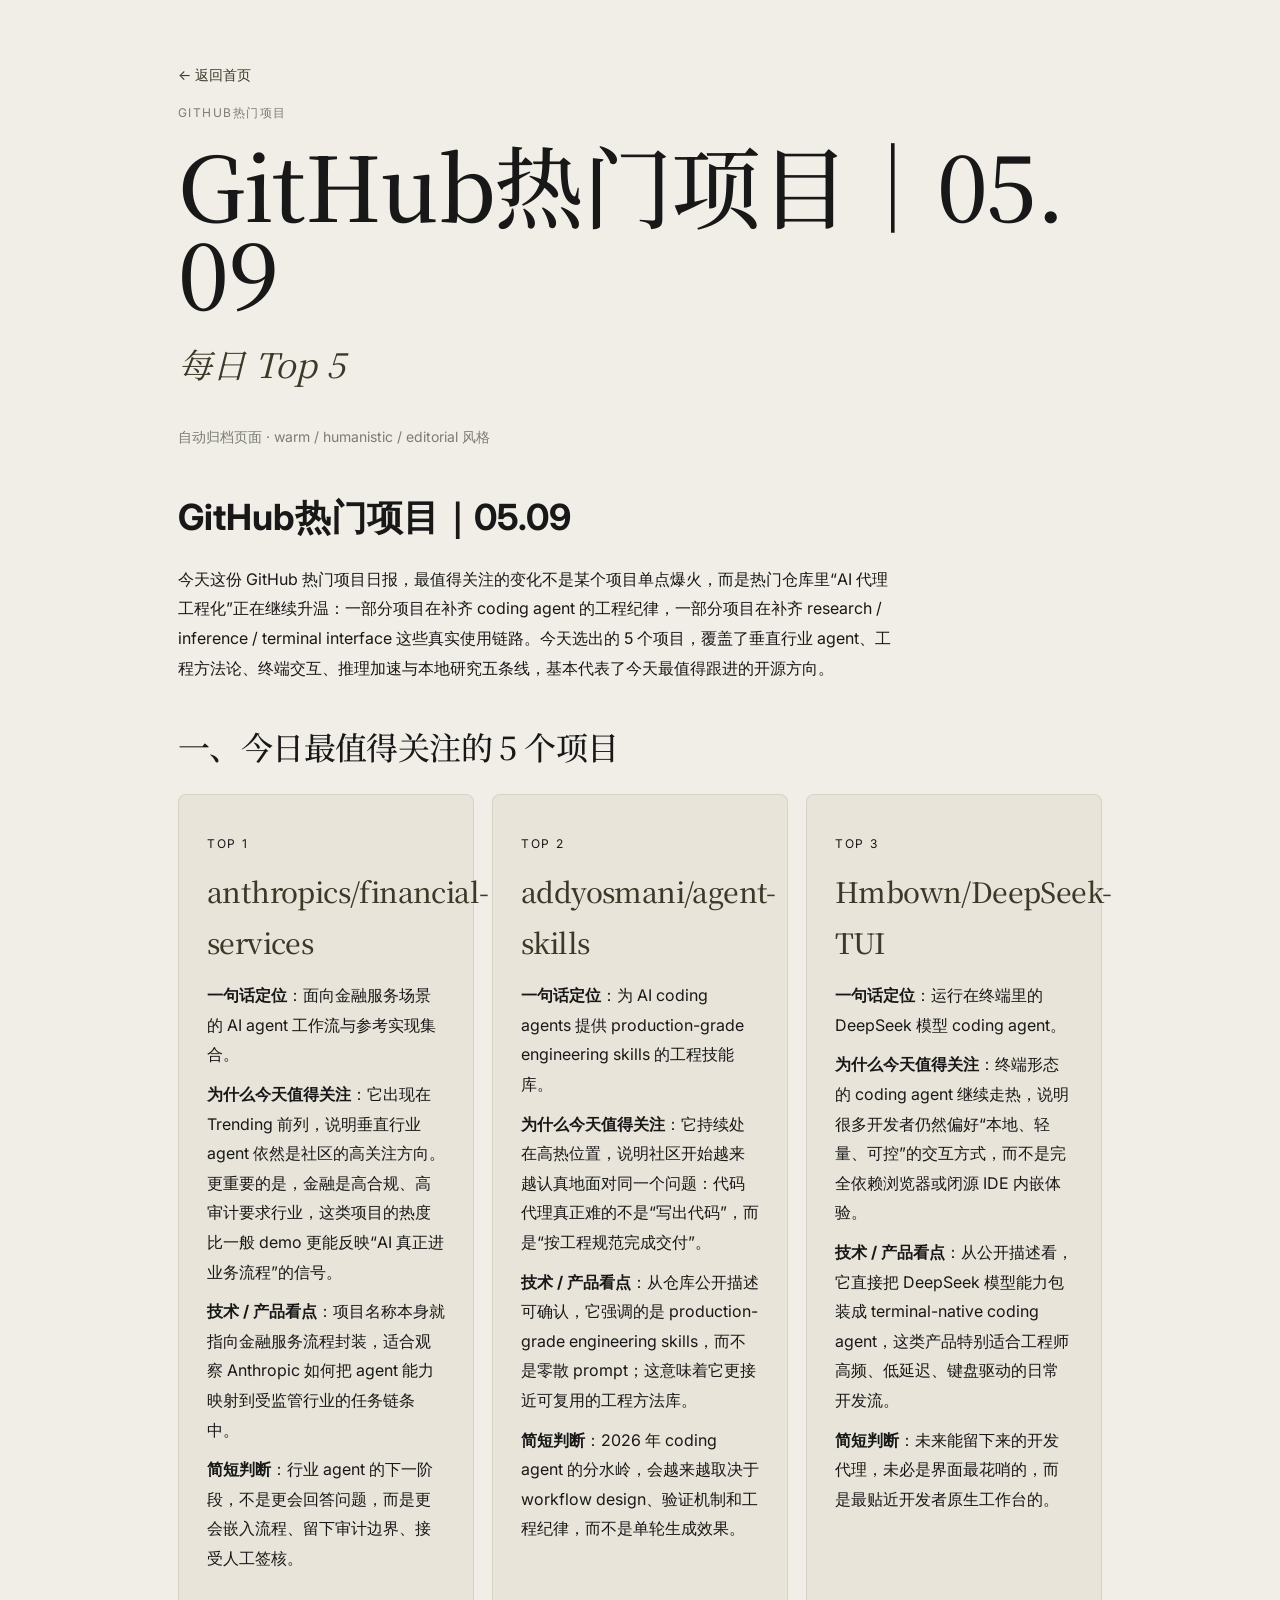
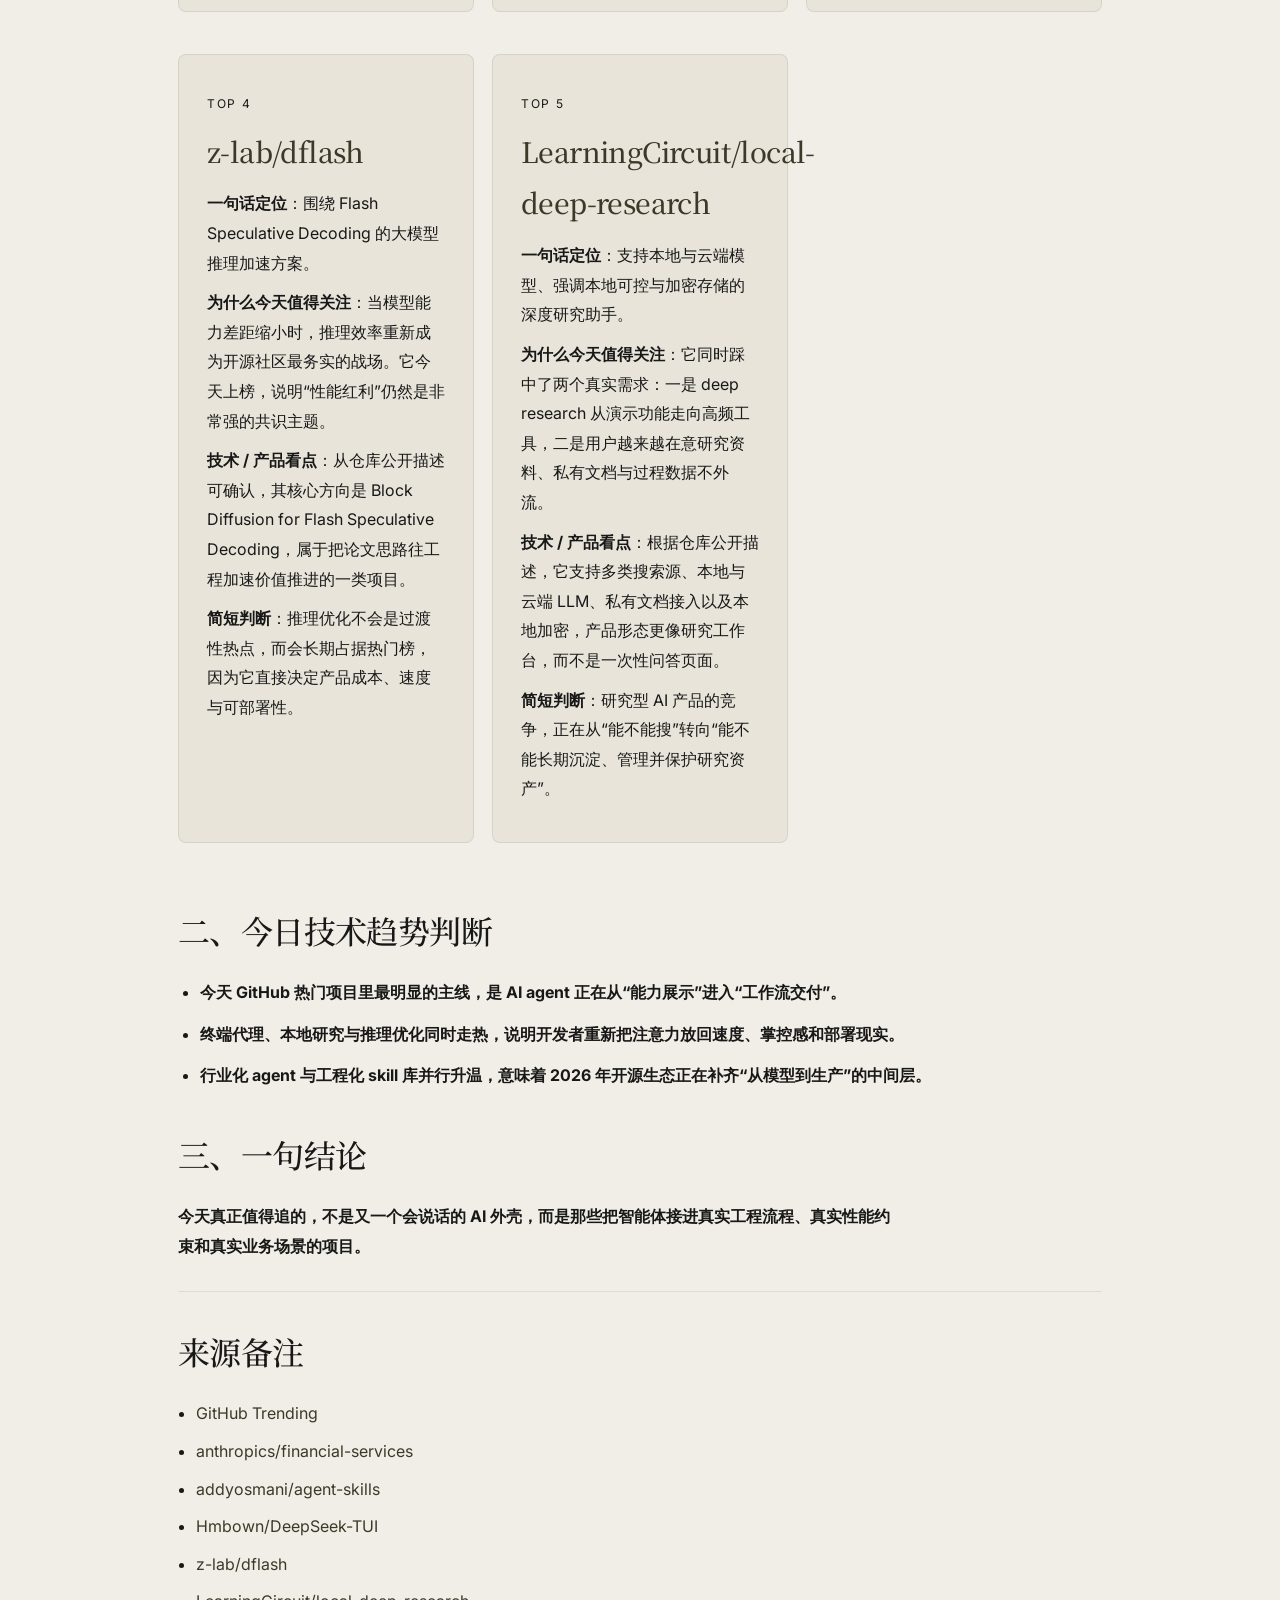
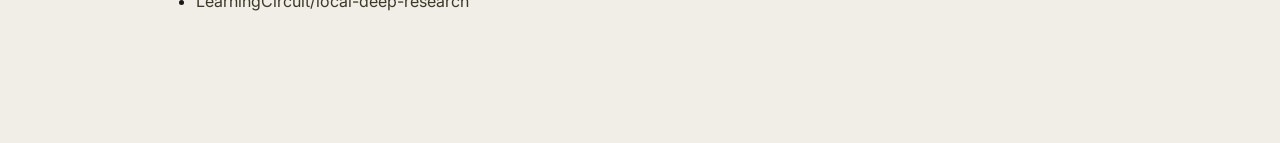
<file: github-hot/2026-05-09.html>
<!DOCTYPE html>
<html lang="zh-CN">
<head>
  <meta charset="UTF-8" />
  <meta name="viewport" content="width=device-width, initial-scale=1.0" />
  <title>GitHub热门项目｜05.09</title>
  <link rel="preconnect" href="https://fonts.googleapis.com">
  <link rel="preconnect" href="https://fonts.gstatic.com" crossorigin>
  <link href="https://fonts.googleapis.com/css2?family=Inter:wght@400;500&family=Noto+Serif+SC:wght@400;500&display=swap" rel="stylesheet">
  <link rel="stylesheet" href="../styles.css" />
  <style>
    .project-grid{display:grid;grid-template-columns:repeat(auto-fit,minmax(280px,1fr));gap:18px;margin-top:18px}
    .project-card h2{font-size:28px;margin:0 0 12px}
    .project-card p{max-width:none}
    .project-index{font-size:12px;letter-spacing:.14em;text-transform:uppercase;color:#7C7C77;margin:0 0 10px}
    .trend-list{padding-left:22px;max-width:760px}
    .trend-list li{margin:12px 0}
    .source-list li{margin:8px 0}
  </style>
</head>
<body>
  <div class="page-fade"></div>
  <div class="container article">
    <p class="back-link reveal"><a href="../index.html">← 返回首页</a></p>
    <header class="article-header">
      <p class="eyebrow reveal">GitHub热门项目</p>
      <h1 class="focus-title char-title"><span>G</span><span>i</span><span>t</span><span>H</span><span>u</span><span>b</span><span>热</span><span>门</span><span>项</span><span>目</span><span>｜</span><span>0</span><span>5</span><span>.</span><span>0</span><span>9</span></h1>
      <p class="lead reveal quote-like">每日 Top 5</p>
      <p class="article-meta reveal">自动归档页面 · warm / humanistic / editorial 风格</p>
    </header>

    <section class="article-section reveal">
      <h1>GitHub热门项目｜05.09</h1>
      <p>今天这份 GitHub 热门项目日报，最值得关注的变化不是某个项目单点爆火，而是热门仓库里“AI 代理工程化”正在继续升温：一部分项目在补齐 coding agent 的工程纪律，一部分项目在补齐 research / inference / terminal interface 这些真实使用链路。今天选出的 5 个项目，覆盖了垂直行业 agent、工程方法论、终端交互、推理加速与本地研究五条线，基本代表了今天最值得跟进的开源方向。</p>
    </section>

    <section class="article-section">
      <h2>一、今日最值得关注的 5 个项目</h2>
      <div class="project-grid stagger-list">
        <article class="panel project-card reveal">
          <p class="project-index">TOP 1</p>
          <h2><a href="https://github.com/anthropics/financial-services" target="_blank" rel="noopener noreferrer">anthropics/financial-services</a></h2>
          <p><strong>一句话定位</strong>：面向金融服务场景的 AI agent 工作流与参考实现集合。</p>
          <p><strong>为什么今天值得关注</strong>：它出现在 Trending 前列，说明垂直行业 agent 依然是社区的高关注方向。更重要的是，金融是高合规、高审计要求行业，这类项目的热度比一般 demo 更能反映“AI 真正进业务流程”的信号。</p>
          <p><strong>技术 / 产品看点</strong>：项目名称本身就指向金融服务流程封装，适合观察 Anthropic 如何把 agent 能力映射到受监管行业的任务链条中。</p>
          <p><strong>简短判断</strong>：行业 agent 的下一阶段，不是更会回答问题，而是更会嵌入流程、留下审计边界、接受人工签核。</p>
        </article>
        <article class="panel project-card reveal">
          <p class="project-index">TOP 2</p>
          <h2><a href="https://github.com/addyosmani/agent-skills" target="_blank" rel="noopener noreferrer">addyosmani/agent-skills</a></h2>
          <p><strong>一句话定位</strong>：为 AI coding agents 提供 production-grade engineering skills 的工程技能库。</p>
          <p><strong>为什么今天值得关注</strong>：它持续处在高热位置，说明社区开始越来越认真地面对同一个问题：代码代理真正难的不是“写出代码”，而是“按工程规范完成交付”。</p>
          <p><strong>技术 / 产品看点</strong>：从仓库公开描述可确认，它强调的是 production-grade engineering skills，而不是零散 prompt；这意味着它更接近可复用的工程方法库。</p>
          <p><strong>简短判断</strong>：2026 年 coding agent 的分水岭，会越来越取决于 workflow design、验证机制和工程纪律，而不是单轮生成效果。</p>
        </article>
        <article class="panel project-card reveal">
          <p class="project-index">TOP 3</p>
          <h2><a href="https://github.com/Hmbown/DeepSeek-TUI" target="_blank" rel="noopener noreferrer">Hmbown/DeepSeek-TUI</a></h2>
          <p><strong>一句话定位</strong>：运行在终端里的 DeepSeek 模型 coding agent。</p>
          <p><strong>为什么今天值得关注</strong>：终端形态的 coding agent 继续走热，说明很多开发者仍然偏好“本地、轻量、可控”的交互方式，而不是完全依赖浏览器或闭源 IDE 内嵌体验。</p>
          <p><strong>技术 / 产品看点</strong>：从公开描述看，它直接把 DeepSeek 模型能力包装成 terminal-native coding agent，这类产品特别适合工程师高频、低延迟、键盘驱动的日常开发流。</p>
          <p><strong>简短判断</strong>：未来能留下来的开发代理，未必是界面最花哨的，而是最贴近开发者原生工作台的。</p>
        </article>
        <article class="panel project-card reveal">
          <p class="project-index">TOP 4</p>
          <h2><a href="https://github.com/z-lab/dflash" target="_blank" rel="noopener noreferrer">z-lab/dflash</a></h2>
          <p><strong>一句话定位</strong>：围绕 Flash Speculative Decoding 的大模型推理加速方案。</p>
          <p><strong>为什么今天值得关注</strong>：当模型能力差距缩小时，推理效率重新成为开源社区最务实的战场。它今天上榜，说明“性能红利”仍然是非常强的共识主题。</p>
          <p><strong>技术 / 产品看点</strong>：从仓库公开描述可确认，其核心方向是 Block Diffusion for Flash Speculative Decoding，属于把论文思路往工程加速价值推进的一类项目。</p>
          <p><strong>简短判断</strong>：推理优化不会是过渡性热点，而会长期占据热门榜，因为它直接决定产品成本、速度与可部署性。</p>
        </article>
        <article class="panel project-card reveal">
          <p class="project-index">TOP 5</p>
          <h2><a href="https://github.com/LearningCircuit/local-deep-research" target="_blank" rel="noopener noreferrer">LearningCircuit/local-deep-research</a></h2>
          <p><strong>一句话定位</strong>：支持本地与云端模型、强调本地可控与加密存储的深度研究助手。</p>
          <p><strong>为什么今天值得关注</strong>：它同时踩中了两个真实需求：一是 deep research 从演示功能走向高频工具，二是用户越来越在意研究资料、私有文档与过程数据不外流。</p>
          <p><strong>技术 / 产品看点</strong>：根据仓库公开描述，它支持多类搜索源、本地与云端 LLM、私有文档接入以及本地加密，产品形态更像研究工作台，而不是一次性问答页面。</p>
          <p><strong>简短判断</strong>：研究型 AI 产品的竞争，正在从“能不能搜”转向“能不能长期沉淀、管理并保护研究资产”。</p>
        </article>
      </div>
    </section>

    <section class="article-section">
      <h2>二、今日技术趋势判断</h2>
      <ul class="trend-list stagger-list">
        <li><strong>今天 GitHub 热门项目里最明显的主线，是 AI agent 正在从“能力展示”进入“工作流交付”。</strong></li>
        <li><strong>终端代理、本地研究与推理优化同时走热，说明开发者重新把注意力放回速度、掌控感和部署现实。</strong></li>
        <li><strong>行业化 agent 与工程化 skill 库并行升温，意味着 2026 年开源生态正在补齐“从模型到生产”的中间层。</strong></li>
      </ul>
    </section>

    <section class="article-section">
      <h2>三、一句结论</h2>
      <p><strong>今天真正值得追的，不是又一个会说话的 AI 外壳，而是那些把智能体接进真实工程流程、真实性能约束和真实业务场景的项目。</strong></p>
      <hr class="sep" />
      <h2>来源备注</h2>
      <ul class="source-list">
        <li><a href="https://github.com/trending">GitHub Trending</a></li>
        <li><a href="https://github.com/anthropics/financial-services">anthropics/financial-services</a></li>
        <li><a href="https://github.com/addyosmani/agent-skills">addyosmani/agent-skills</a></li>
        <li><a href="https://github.com/Hmbown/DeepSeek-TUI">Hmbown/DeepSeek-TUI</a></li>
        <li><a href="https://github.com/z-lab/dflash">z-lab/dflash</a></li>
        <li><a href="https://github.com/LearningCircuit/local-deep-research">LearningCircuit/local-deep-research</a></li>
      </ul>
    </section>
  </div>
</body>
</html>
</file>
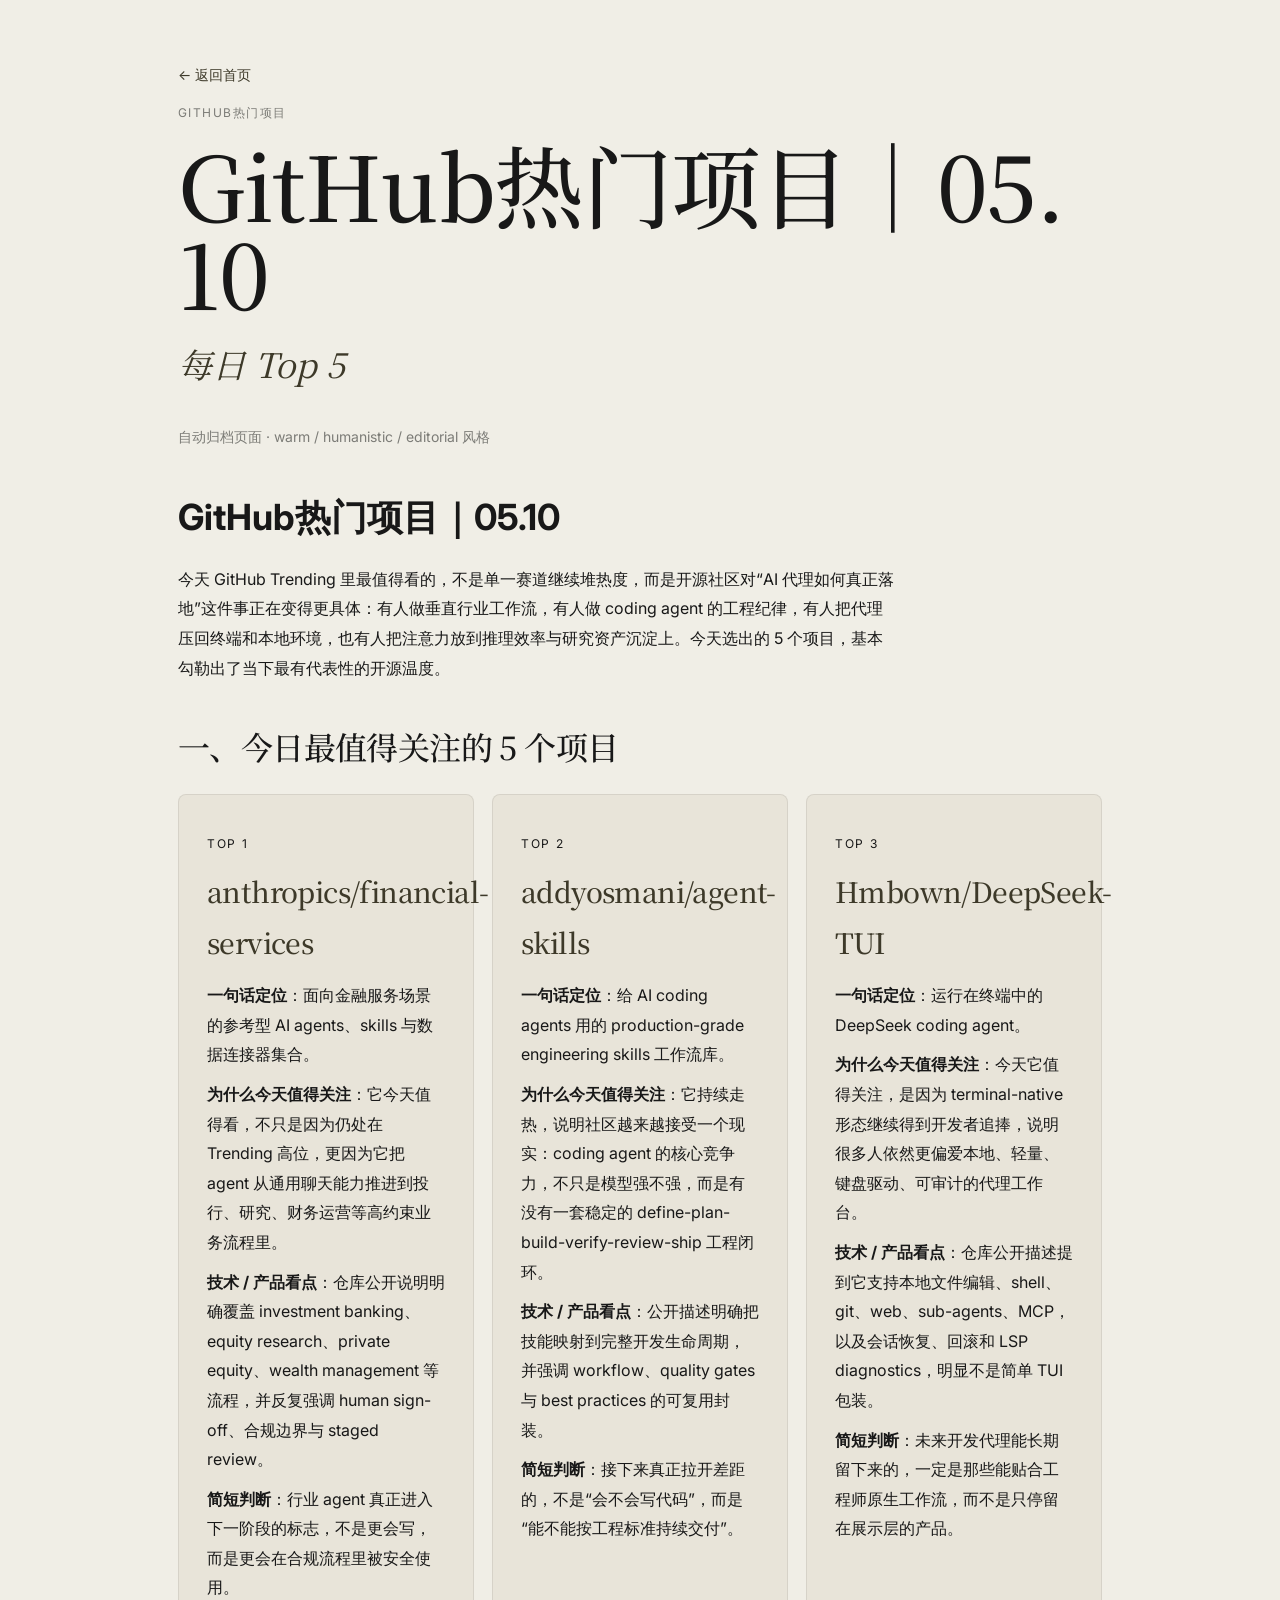
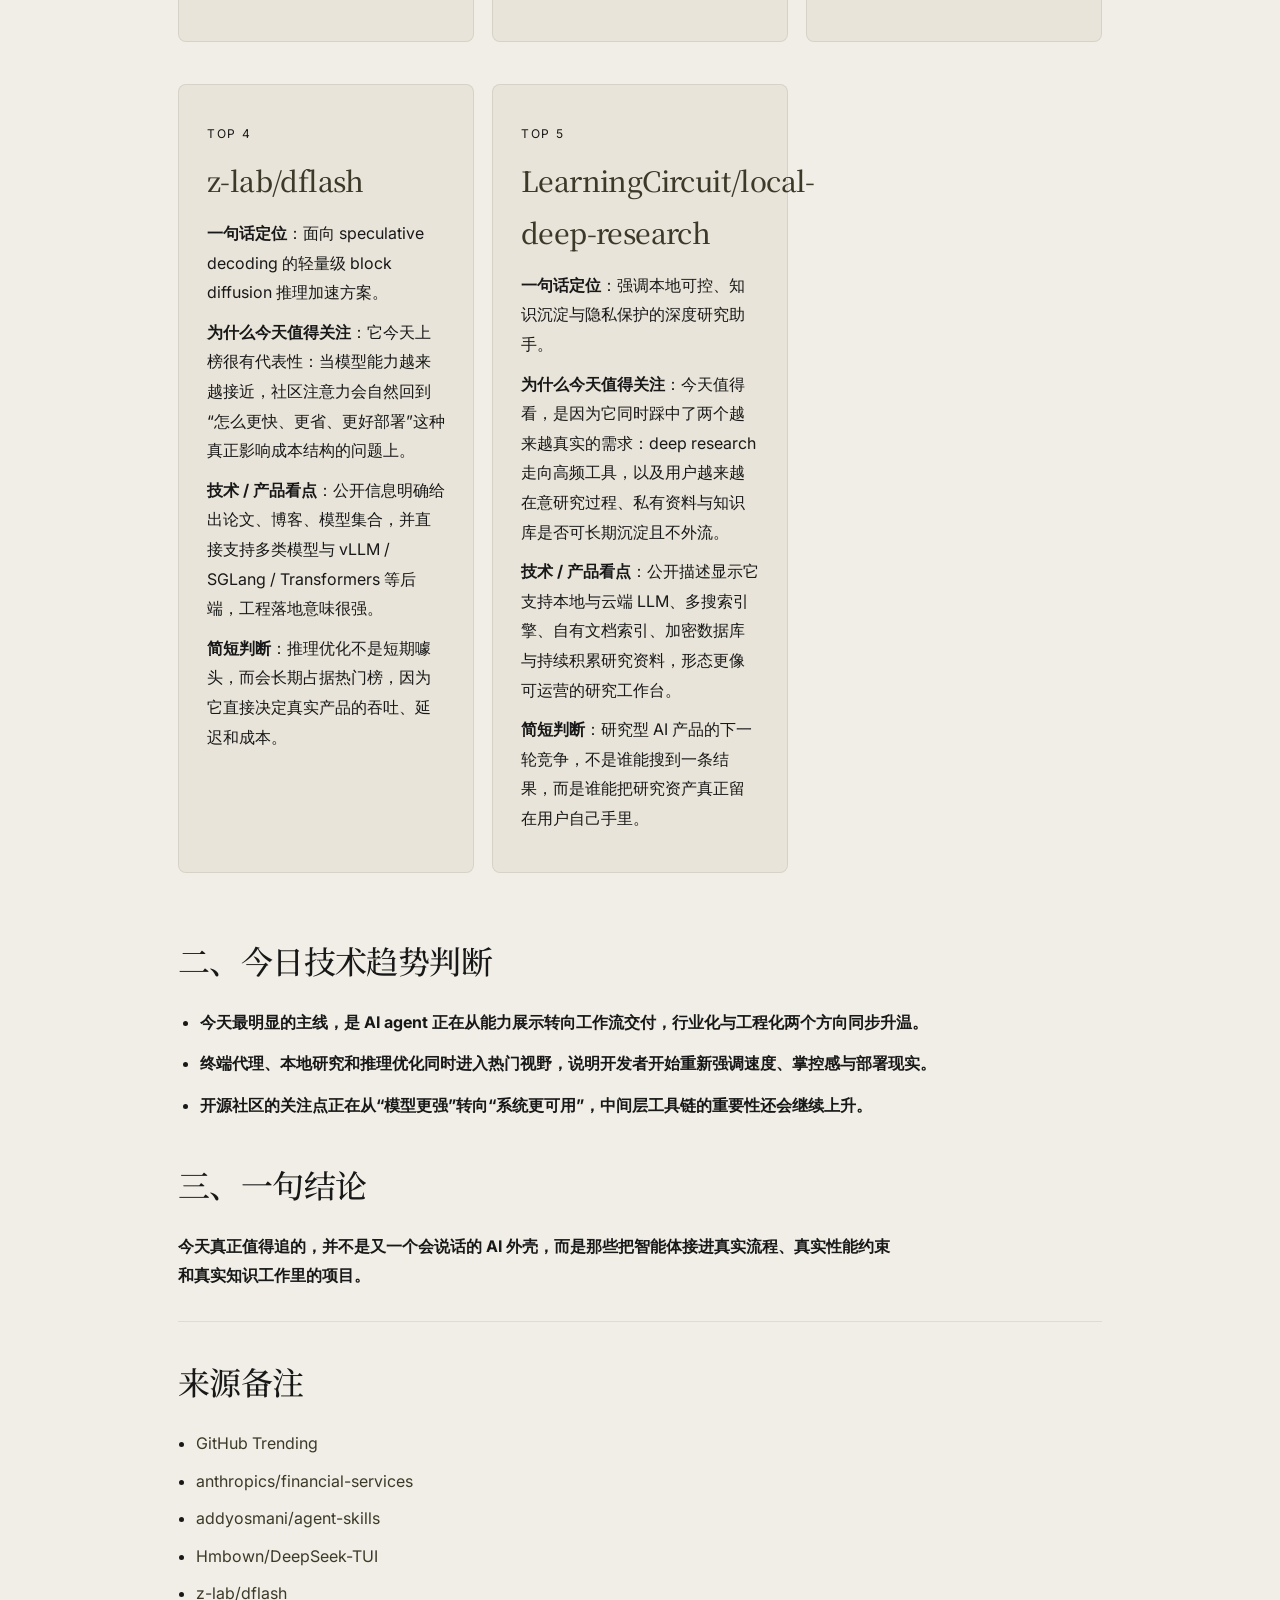
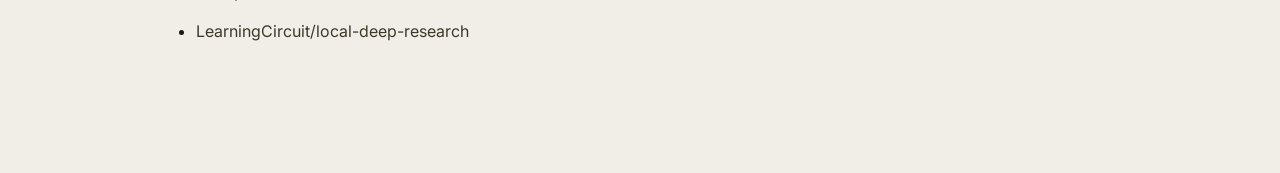
<file: github-hot/2026-05-10.html>
<!DOCTYPE html>
<html lang="zh-CN">
<head>
  <meta charset="UTF-8" />
  <meta name="viewport" content="width=device-width, initial-scale=1.0" />
  <title>GitHub热门项目｜05.10</title>
  <link rel="preconnect" href="https://fonts.googleapis.com">
  <link rel="preconnect" href="https://fonts.gstatic.com" crossorigin>
  <link href="https://fonts.googleapis.com/css2?family=Inter:wght@400;500&family=Noto+Serif+SC:wght@400;500&display=swap" rel="stylesheet">
  <link rel="stylesheet" href="../styles.css" />
  <style>
    .project-grid{display:grid;grid-template-columns:repeat(auto-fit,minmax(280px,1fr));gap:18px;margin-top:18px}
    .project-card h2{font-size:28px;margin:0 0 12px}
    .project-card p{max-width:none}
    .project-index{font-size:12px;letter-spacing:.14em;text-transform:uppercase;color:#7C7C77;margin:0 0 10px}
    .trend-list{padding-left:22px;max-width:760px}
    .trend-list li{margin:12px 0}
    .source-list li{margin:8px 0}
  </style>
</head>
<body>
  <div class="page-fade"></div>
  <div class="container article">
    <p class="back-link reveal"><a href="../index.html">← 返回首页</a></p>
    <header class="article-header">
      <p class="eyebrow reveal">GitHub热门项目</p>
      <h1 class="focus-title char-title"><span>G</span><span>i</span><span>t</span><span>H</span><span>u</span><span>b</span><span>热</span><span>门</span><span>项</span><span>目</span><span>｜</span><span>0</span><span>5</span><span>.</span><span>1</span><span>0</span></h1>
      <p class="lead reveal quote-like">每日 Top 5</p>
      <p class="article-meta reveal">自动归档页面 · warm / humanistic / editorial 风格</p>
    </header>

    <section class="article-section reveal">
      <h1>GitHub热门项目｜05.10</h1>
      <p>今天 GitHub Trending 里最值得看的，不是单一赛道继续堆热度，而是开源社区对“AI 代理如何真正落地”这件事正在变得更具体：有人做垂直行业工作流，有人做 coding agent 的工程纪律，有人把代理压回终端和本地环境，也有人把注意力放到推理效率与研究资产沉淀上。今天选出的 5 个项目，基本勾勒出了当下最有代表性的开源温度。</p>
    </section>

    <section class="article-section">
      <h2>一、今日最值得关注的 5 个项目</h2>
      <div class="project-grid stagger-list">
        <article class="panel project-card reveal">
          <p class="project-index">TOP 1</p>
          <h2><a href="https://github.com/anthropics/financial-services" target="_blank" rel="noopener noreferrer">anthropics/financial-services</a></h2>
          <p><strong>一句话定位</strong>：面向金融服务场景的参考型 AI agents、skills 与数据连接器集合。</p>
          <p><strong>为什么今天值得关注</strong>：它今天值得看，不只是因为仍处在 Trending 高位，更因为它把 agent 从通用聊天能力推进到投行、研究、财务运营等高约束业务流程里。</p>
          <p><strong>技术 / 产品看点</strong>：仓库公开说明明确覆盖 investment banking、equity research、private equity、wealth management 等流程，并反复强调 human sign-off、合规边界与 staged review。</p>
          <p><strong>简短判断</strong>：行业 agent 真正进入下一阶段的标志，不是更会写，而是更会在合规流程里被安全使用。</p>
        </article>
        <article class="panel project-card reveal">
          <p class="project-index">TOP 2</p>
          <h2><a href="https://github.com/addyosmani/agent-skills" target="_blank" rel="noopener noreferrer">addyosmani/agent-skills</a></h2>
          <p><strong>一句话定位</strong>：给 AI coding agents 用的 production-grade engineering skills 工作流库。</p>
          <p><strong>为什么今天值得关注</strong>：它持续走热，说明社区越来越接受一个现实：coding agent 的核心竞争力，不只是模型强不强，而是有没有一套稳定的 define-plan-build-verify-review-ship 工程闭环。</p>
          <p><strong>技术 / 产品看点</strong>：公开描述明确把技能映射到完整开发生命周期，并强调 workflow、quality gates 与 best practices 的可复用封装。</p>
          <p><strong>简短判断</strong>：接下来真正拉开差距的，不是“会不会写代码”，而是“能不能按工程标准持续交付”。</p>
        </article>
        <article class="panel project-card reveal">
          <p class="project-index">TOP 3</p>
          <h2><a href="https://github.com/Hmbown/DeepSeek-TUI" target="_blank" rel="noopener noreferrer">Hmbown/DeepSeek-TUI</a></h2>
          <p><strong>一句话定位</strong>：运行在终端中的 DeepSeek coding agent。</p>
          <p><strong>为什么今天值得关注</strong>：今天它值得关注，是因为 terminal-native 形态继续得到开发者追捧，说明很多人依然更偏爱本地、轻量、键盘驱动、可审计的代理工作台。</p>
          <p><strong>技术 / 产品看点</strong>：仓库公开描述提到它支持本地文件编辑、shell、git、web、sub-agents、MCP，以及会话恢复、回滚和 LSP diagnostics，明显不是简单 TUI 包装。</p>
          <p><strong>简短判断</strong>：未来开发代理能长期留下来的，一定是那些能贴合工程师原生工作流，而不是只停留在展示层的产品。</p>
        </article>
        <article class="panel project-card reveal">
          <p class="project-index">TOP 4</p>
          <h2><a href="https://github.com/z-lab/dflash" target="_blank" rel="noopener noreferrer">z-lab/dflash</a></h2>
          <p><strong>一句话定位</strong>：面向 speculative decoding 的轻量级 block diffusion 推理加速方案。</p>
          <p><strong>为什么今天值得关注</strong>：它今天上榜很有代表性：当模型能力越来越接近，社区注意力会自然回到“怎么更快、更省、更好部署”这种真正影响成本结构的问题上。</p>
          <p><strong>技术 / 产品看点</strong>：公开信息明确给出论文、博客、模型集合，并直接支持多类模型与 vLLM / SGLang / Transformers 等后端，工程落地意味很强。</p>
          <p><strong>简短判断</strong>：推理优化不是短期噱头，而会长期占据热门榜，因为它直接决定真实产品的吞吐、延迟和成本。</p>
        </article>
        <article class="panel project-card reveal">
          <p class="project-index">TOP 5</p>
          <h2><a href="https://github.com/LearningCircuit/local-deep-research" target="_blank" rel="noopener noreferrer">LearningCircuit/local-deep-research</a></h2>
          <p><strong>一句话定位</strong>：强调本地可控、知识沉淀与隐私保护的深度研究助手。</p>
          <p><strong>为什么今天值得关注</strong>：今天值得看，是因为它同时踩中了两个越来越真实的需求：deep research 走向高频工具，以及用户越来越在意研究过程、私有资料与知识库是否可长期沉淀且不外流。</p>
          <p><strong>技术 / 产品看点</strong>：公开描述显示它支持本地与云端 LLM、多搜索引擎、自有文档索引、加密数据库与持续积累研究资料，形态更像可运营的研究工作台。</p>
          <p><strong>简短判断</strong>：研究型 AI 产品的下一轮竞争，不是谁能搜到一条结果，而是谁能把研究资产真正留在用户自己手里。</p>
        </article>
      </div>
    </section>

    <section class="article-section">
      <h2>二、今日技术趋势判断</h2>
      <ul class="trend-list stagger-list">
        <li><strong>今天最明显的主线，是 AI agent 正在从能力展示转向工作流交付，行业化与工程化两个方向同步升温。</strong></li>
        <li><strong>终端代理、本地研究和推理优化同时进入热门视野，说明开发者开始重新强调速度、掌控感与部署现实。</strong></li>
        <li><strong>开源社区的关注点正在从“模型更强”转向“系统更可用”，中间层工具链的重要性还会继续上升。</strong></li>
      </ul>
    </section>

    <section class="article-section">
      <h2>三、一句结论</h2>
      <p><strong>今天真正值得追的，并不是又一个会说话的 AI 外壳，而是那些把智能体接进真实流程、真实性能约束和真实知识工作里的项目。</strong></p>
      <hr class="sep" />
      <h2>来源备注</h2>
      <ul class="source-list">
        <li><a href="https://github.com/trending">GitHub Trending</a></li>
        <li><a href="https://github.com/anthropics/financial-services">anthropics/financial-services</a></li>
        <li><a href="https://github.com/addyosmani/agent-skills">addyosmani/agent-skills</a></li>
        <li><a href="https://github.com/Hmbown/DeepSeek-TUI">Hmbown/DeepSeek-TUI</a></li>
        <li><a href="https://github.com/z-lab/dflash">z-lab/dflash</a></li>
        <li><a href="https://github.com/LearningCircuit/local-deep-research">LearningCircuit/local-deep-research</a></li>
      </ul>
    </section>
  </div>
</body>
</html>
</file>
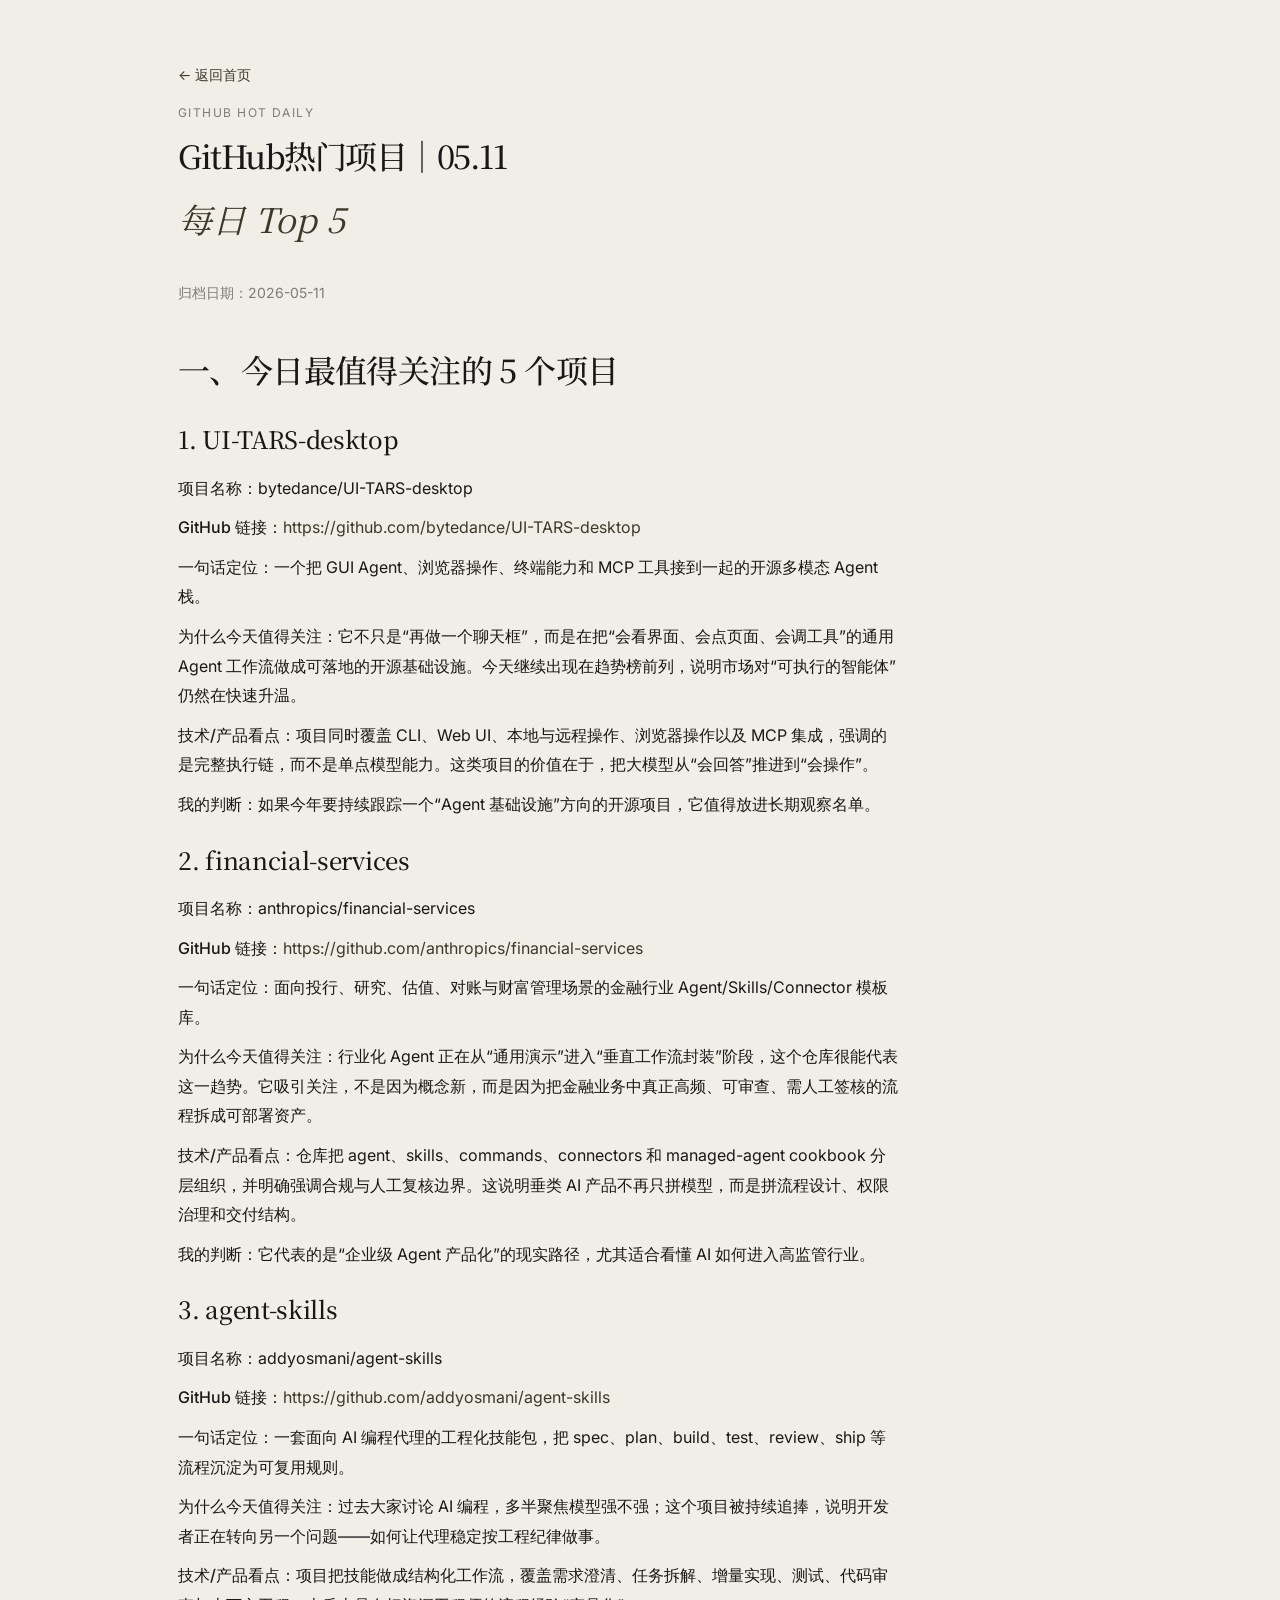
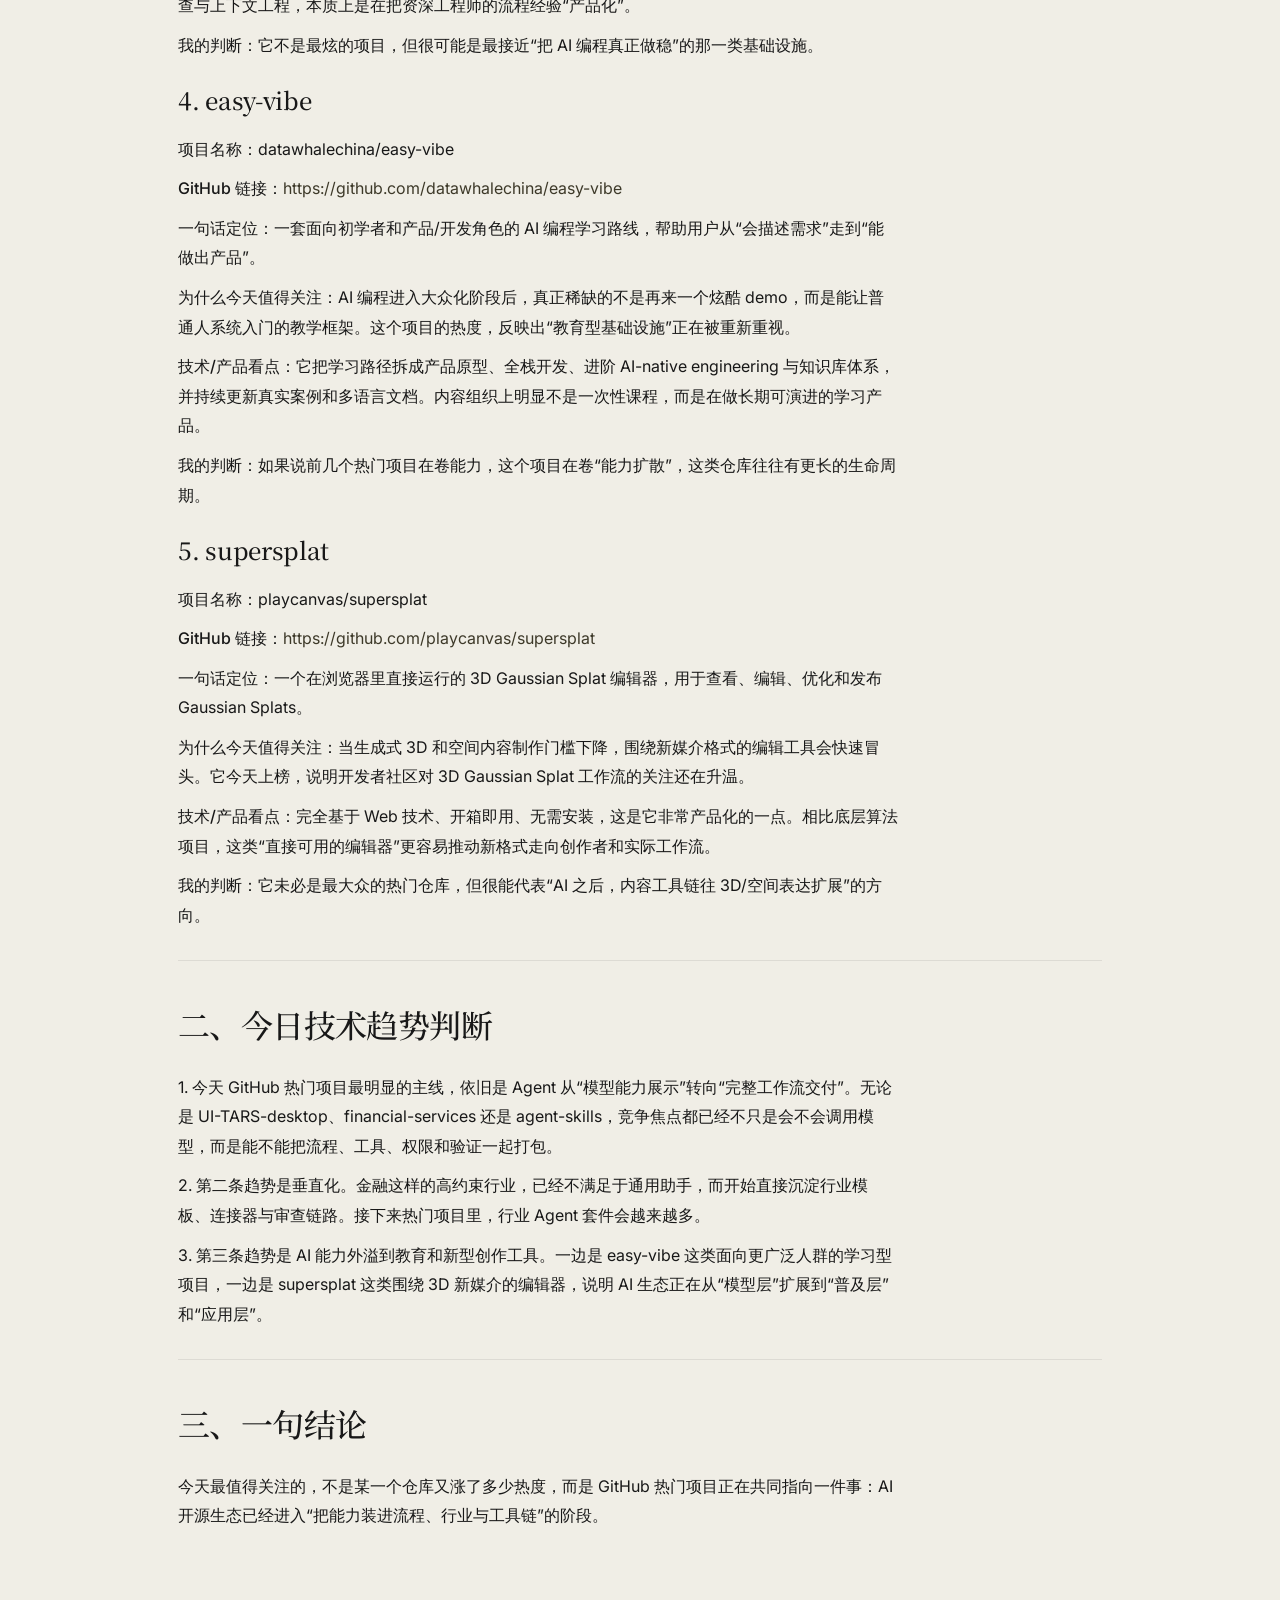
<file: github-hot/2026-05-11.html>
<!DOCTYPE html>
<html lang="zh-CN">
<head>
  <meta charset="UTF-8" />
  <meta name="viewport" content="width=device-width, initial-scale=1.0" />
  <title>GitHub热门项目｜05.11</title>
  <link rel="preconnect" href="https://fonts.googleapis.com">
  <link rel="preconnect" href="https://fonts.gstatic.com" crossorigin>
  <link href="https://fonts.googleapis.com/css2?family=Inter:wght@400;500&family=Noto+Serif+SC:wght@400;500&display=swap" rel="stylesheet">
  <link rel="stylesheet" href="../styles.css" />
</head>
<body>
  <div class="page-fade"></div>
  <main class="container article">
    <p class="back-link reveal"><a href="../index.html">← 返回首页</a></p>
    <header class="article-header">
      <p class="eyebrow reveal">GitHub Hot Daily</p>
      <h1 class="focus-title">GitHub热门项目｜05.11</h1>
      <p class="subtitle reveal">每日 Top 5</p>
      <p class="article-meta reveal">归档日期：2026-05-11</p>
    </header>

    <section class="article-section reveal content-body">
      <h2>一、今日最值得关注的 5 个项目</h2>

      <h3>1. UI-TARS-desktop</h3>
      <p><strong>项目名称：</strong>bytedance/UI-TARS-desktop</p>
      <p><strong>GitHub 链接：</strong><a href="https://github.com/bytedance/UI-TARS-desktop">https://github.com/bytedance/UI-TARS-desktop</a></p>
      <p><strong>一句话定位：</strong>一个把 GUI Agent、浏览器操作、终端能力和 MCP 工具接到一起的开源多模态 Agent 栈。</p>
      <p><strong>为什么今天值得关注：</strong>它不只是“再做一个聊天框”，而是在把“会看界面、会点页面、会调工具”的通用 Agent 工作流做成可落地的开源基础设施。今天继续出现在趋势榜前列，说明市场对“可执行的智能体”仍然在快速升温。</p>
      <p><strong>技术/产品看点：</strong>项目同时覆盖 CLI、Web UI、本地与远程操作、浏览器操作以及 MCP 集成，强调的是完整执行链，而不是单点模型能力。这类项目的价值在于，把大模型从“会回答”推进到“会操作”。</p>
      <p><strong>我的判断：</strong>如果今年要持续跟踪一个“Agent 基础设施”方向的开源项目，它值得放进长期观察名单。</p>

      <h3>2. financial-services</h3>
      <p><strong>项目名称：</strong>anthropics/financial-services</p>
      <p><strong>GitHub 链接：</strong><a href="https://github.com/anthropics/financial-services">https://github.com/anthropics/financial-services</a></p>
      <p><strong>一句话定位：</strong>面向投行、研究、估值、对账与财富管理场景的金融行业 Agent/Skills/Connector 模板库。</p>
      <p><strong>为什么今天值得关注：</strong>行业化 Agent 正在从“通用演示”进入“垂直工作流封装”阶段，这个仓库很能代表这一趋势。它吸引关注，不是因为概念新，而是因为把金融业务中真正高频、可审查、需人工签核的流程拆成可部署资产。</p>
      <p><strong>技术/产品看点：</strong>仓库把 agent、skills、commands、connectors 和 managed-agent cookbook 分层组织，并明确强调合规与人工复核边界。这说明垂类 AI 产品不再只拼模型，而是拼流程设计、权限治理和交付结构。</p>
      <p><strong>我的判断：</strong>它代表的是“企业级 Agent 产品化”的现实路径，尤其适合看懂 AI 如何进入高监管行业。</p>

      <h3>3. agent-skills</h3>
      <p><strong>项目名称：</strong>addyosmani/agent-skills</p>
      <p><strong>GitHub 链接：</strong><a href="https://github.com/addyosmani/agent-skills">https://github.com/addyosmani/agent-skills</a></p>
      <p><strong>一句话定位：</strong>一套面向 AI 编程代理的工程化技能包，把 spec、plan、build、test、review、ship 等流程沉淀为可复用规则。</p>
      <p><strong>为什么今天值得关注：</strong>过去大家讨论 AI 编程，多半聚焦模型强不强；这个项目被持续追捧，说明开发者正在转向另一个问题——如何让代理稳定按工程纪律做事。</p>
      <p><strong>技术/产品看点：</strong>项目把技能做成结构化工作流，覆盖需求澄清、任务拆解、增量实现、测试、代码审查与上下文工程，本质上是在把资深工程师的流程经验“产品化”。</p>
      <p><strong>我的判断：</strong>它不是最炫的项目，但很可能是最接近“把 AI 编程真正做稳”的那一类基础设施。</p>

      <h3>4. easy-vibe</h3>
      <p><strong>项目名称：</strong>datawhalechina/easy-vibe</p>
      <p><strong>GitHub 链接：</strong><a href="https://github.com/datawhalechina/easy-vibe">https://github.com/datawhalechina/easy-vibe</a></p>
      <p><strong>一句话定位：</strong>一套面向初学者和产品/开发角色的 AI 编程学习路线，帮助用户从“会描述需求”走到“能做出产品”。</p>
      <p><strong>为什么今天值得关注：</strong>AI 编程进入大众化阶段后，真正稀缺的不是再来一个炫酷 demo，而是能让普通人系统入门的教学框架。这个项目的热度，反映出“教育型基础设施”正在被重新重视。</p>
      <p><strong>技术/产品看点：</strong>它把学习路径拆成产品原型、全栈开发、进阶 AI-native engineering 与知识库体系，并持续更新真实案例和多语言文档。内容组织上明显不是一次性课程，而是在做长期可演进的学习产品。</p>
      <p><strong>我的判断：</strong>如果说前几个热门项目在卷能力，这个项目在卷“能力扩散”，这类仓库往往有更长的生命周期。</p>

      <h3>5. supersplat</h3>
      <p><strong>项目名称：</strong>playcanvas/supersplat</p>
      <p><strong>GitHub 链接：</strong><a href="https://github.com/playcanvas/supersplat">https://github.com/playcanvas/supersplat</a></p>
      <p><strong>一句话定位：</strong>一个在浏览器里直接运行的 3D Gaussian Splat 编辑器，用于查看、编辑、优化和发布 Gaussian Splats。</p>
      <p><strong>为什么今天值得关注：</strong>当生成式 3D 和空间内容制作门槛下降，围绕新媒介格式的编辑工具会快速冒头。它今天上榜，说明开发者社区对 3D Gaussian Splat 工作流的关注还在升温。</p>
      <p><strong>技术/产品看点：</strong>完全基于 Web 技术、开箱即用、无需安装，这是它非常产品化的一点。相比底层算法项目，这类“直接可用的编辑器”更容易推动新格式走向创作者和实际工作流。</p>
      <p><strong>我的判断：</strong>它未必是最大众的热门仓库，但很能代表“AI 之后，内容工具链往 3D/空间表达扩展”的方向。</p>
    </section>

    <hr class="sep" />

    <section class="article-section reveal content-body">
      <h2>二、今日技术趋势判断</h2>
      <p>1. 今天 GitHub 热门项目最明显的主线，依旧是 Agent 从“模型能力展示”转向“完整工作流交付”。无论是 UI-TARS-desktop、financial-services 还是 agent-skills，竞争焦点都已经不只是会不会调用模型，而是能不能把流程、工具、权限和验证一起打包。</p>
      <p>2. 第二条趋势是垂直化。金融这样的高约束行业，已经不满足于通用助手，而开始直接沉淀行业模板、连接器与审查链路。接下来热门项目里，行业 Agent 套件会越来越多。</p>
      <p>3. 第三条趋势是 AI 能力外溢到教育和新型创作工具。一边是 easy-vibe 这类面向更广泛人群的学习型项目，一边是 supersplat 这类围绕 3D 新媒介的编辑器，说明 AI 生态正在从“模型层”扩展到“普及层”和“应用层”。</p>
    </section>

    <hr class="sep" />

    <section class="article-section reveal content-body">
      <h2>三、一句结论</h2>
      <p>今天最值得关注的，不是某一个仓库又涨了多少热度，而是 GitHub 热门项目正在共同指向一件事：AI 开源生态已经进入“把能力装进流程、行业与工具链”的阶段。</p>
    </section>
  </main>
</body>
</html>
</file>
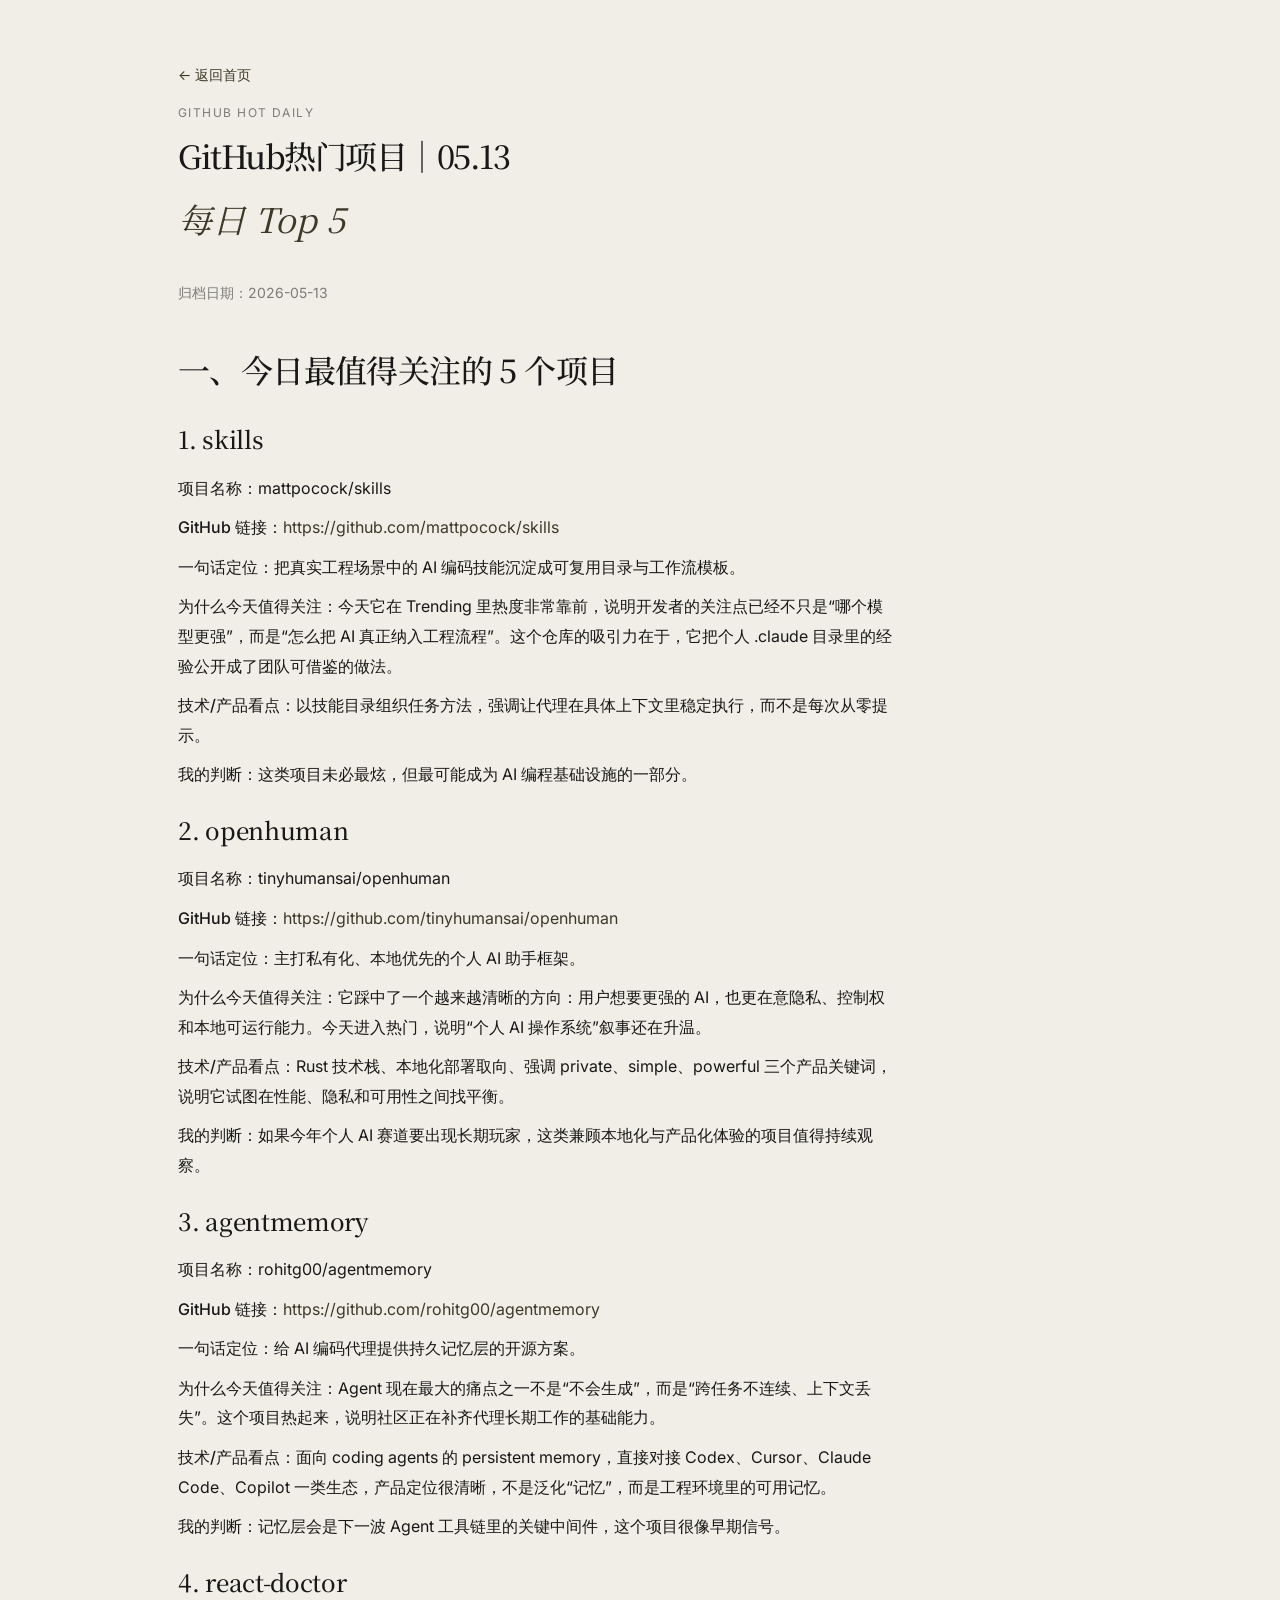
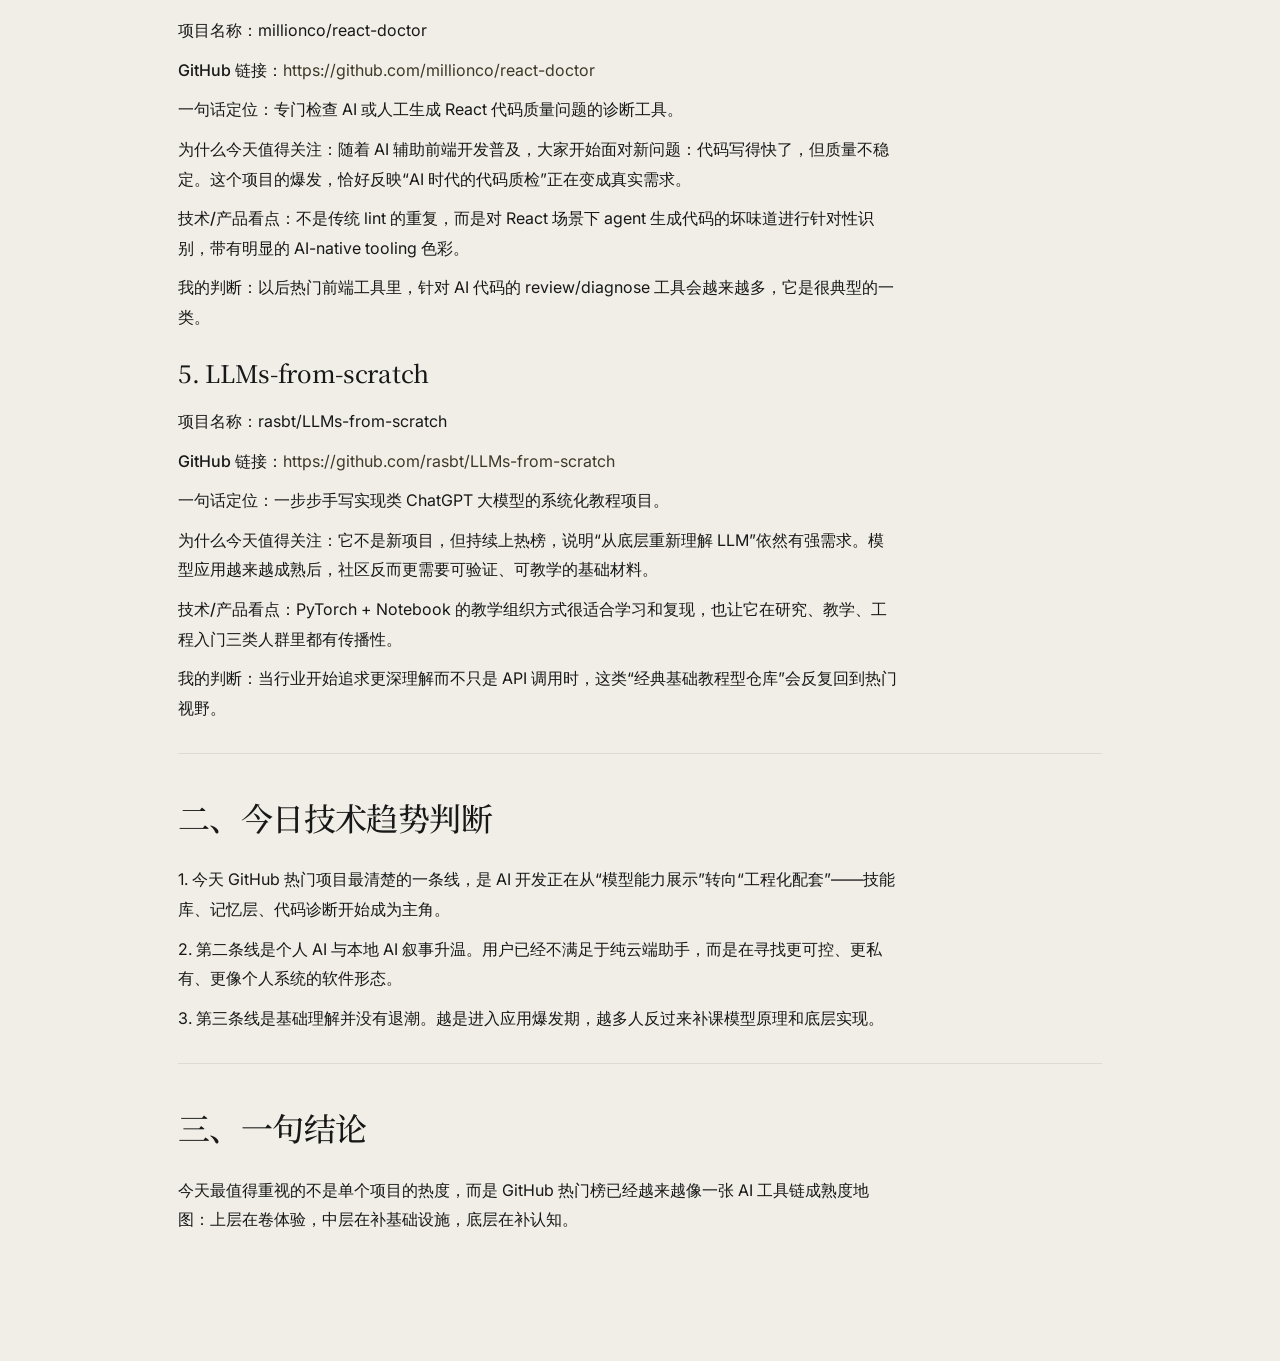
<file: github-hot/2026-05-13.html>
<!DOCTYPE html>
<html lang="zh-CN">
<head>
  <meta charset="UTF-8" />
  <meta name="viewport" content="width=device-width, initial-scale=1.0" />
  <title>GitHub热门项目｜05.13</title>
  <link rel="preconnect" href="https://fonts.googleapis.com">
  <link rel="preconnect" href="https://fonts.gstatic.com" crossorigin>
  <link href="https://fonts.googleapis.com/css2?family=Inter:wght@400;500&family=Noto+Serif+SC:wght@400;500&display=swap" rel="stylesheet">
  <link rel="stylesheet" href="../styles.css" />
</head>
<body>
  <div class="page-fade"></div>
  <main class="container article">
    <p class="back-link reveal"><a href="../index.html">← 返回首页</a></p>
    <header class="article-header">
      <p class="eyebrow reveal">GitHub Hot Daily</p>
      <h1 class="focus-title">GitHub热门项目｜05.13</h1>
      <p class="subtitle reveal">每日 Top 5</p>
      <p class="article-meta reveal">归档日期：2026-05-13</p>
    </header>

    <section class="article-section reveal content-body">
      <h2>一、今日最值得关注的 5 个项目</h2>

      <h3>1. skills</h3>
      <p><strong>项目名称：</strong>mattpocock/skills</p>
      <p><strong>GitHub 链接：</strong><a href="https://github.com/mattpocock/skills">https://github.com/mattpocock/skills</a></p>
      <p><strong>一句话定位：</strong>把真实工程场景中的 AI 编码技能沉淀成可复用目录与工作流模板。</p>
      <p><strong>为什么今天值得关注：</strong>今天它在 Trending 里热度非常靠前，说明开发者的关注点已经不只是“哪个模型更强”，而是“怎么把 AI 真正纳入工程流程”。这个仓库的吸引力在于，它把个人 .claude 目录里的经验公开成了团队可借鉴的做法。</p>
      <p><strong>技术/产品看点：</strong>以技能目录组织任务方法，强调让代理在具体上下文里稳定执行，而不是每次从零提示。</p>
      <p><strong>我的判断：</strong>这类项目未必最炫，但最可能成为 AI 编程基础设施的一部分。</p>

      <h3>2. openhuman</h3>
      <p><strong>项目名称：</strong>tinyhumansai/openhuman</p>
      <p><strong>GitHub 链接：</strong><a href="https://github.com/tinyhumansai/openhuman">https://github.com/tinyhumansai/openhuman</a></p>
      <p><strong>一句话定位：</strong>主打私有化、本地优先的个人 AI 助手框架。</p>
      <p><strong>为什么今天值得关注：</strong>它踩中了一个越来越清晰的方向：用户想要更强的 AI，也更在意隐私、控制权和本地可运行能力。今天进入热门，说明“个人 AI 操作系统”叙事还在升温。</p>
      <p><strong>技术/产品看点：</strong>Rust 技术栈、本地化部署取向、强调 private、simple、powerful 三个产品关键词，说明它试图在性能、隐私和可用性之间找平衡。</p>
      <p><strong>我的判断：</strong>如果今年个人 AI 赛道要出现长期玩家，这类兼顾本地化与产品化体验的项目值得持续观察。</p>

      <h3>3. agentmemory</h3>
      <p><strong>项目名称：</strong>rohitg00/agentmemory</p>
      <p><strong>GitHub 链接：</strong><a href="https://github.com/rohitg00/agentmemory">https://github.com/rohitg00/agentmemory</a></p>
      <p><strong>一句话定位：</strong>给 AI 编码代理提供持久记忆层的开源方案。</p>
      <p><strong>为什么今天值得关注：</strong>Agent 现在最大的痛点之一不是“不会生成”，而是“跨任务不连续、上下文丢失”。这个项目热起来，说明社区正在补齐代理长期工作的基础能力。</p>
      <p><strong>技术/产品看点：</strong>面向 coding agents 的 persistent memory，直接对接 Codex、Cursor、Claude Code、Copilot 一类生态，产品定位很清晰，不是泛化“记忆”，而是工程环境里的可用记忆。</p>
      <p><strong>我的判断：</strong>记忆层会是下一波 Agent 工具链里的关键中间件，这个项目很像早期信号。</p>

      <h3>4. react-doctor</h3>
      <p><strong>项目名称：</strong>millionco/react-doctor</p>
      <p><strong>GitHub 链接：</strong><a href="https://github.com/millionco/react-doctor">https://github.com/millionco/react-doctor</a></p>
      <p><strong>一句话定位：</strong>专门检查 AI 或人工生成 React 代码质量问题的诊断工具。</p>
      <p><strong>为什么今天值得关注：</strong>随着 AI 辅助前端开发普及，大家开始面对新问题：代码写得快了，但质量不稳定。这个项目的爆发，恰好反映“AI 时代的代码质检”正在变成真实需求。</p>
      <p><strong>技术/产品看点：</strong>不是传统 lint 的重复，而是对 React 场景下 agent 生成代码的坏味道进行针对性识别，带有明显的 AI-native tooling 色彩。</p>
      <p><strong>我的判断：</strong>以后热门前端工具里，针对 AI 代码的 review/diagnose 工具会越来越多，它是很典型的一类。</p>

      <h3>5. LLMs-from-scratch</h3>
      <p><strong>项目名称：</strong>rasbt/LLMs-from-scratch</p>
      <p><strong>GitHub 链接：</strong><a href="https://github.com/rasbt/LLMs-from-scratch">https://github.com/rasbt/LLMs-from-scratch</a></p>
      <p><strong>一句话定位：</strong>一步步手写实现类 ChatGPT 大模型的系统化教程项目。</p>
      <p><strong>为什么今天值得关注：</strong>它不是新项目，但持续上热榜，说明“从底层重新理解 LLM”依然有强需求。模型应用越来越成熟后，社区反而更需要可验证、可教学的基础材料。</p>
      <p><strong>技术/产品看点：</strong>PyTorch + Notebook 的教学组织方式很适合学习和复现，也让它在研究、教学、工程入门三类人群里都有传播性。</p>
      <p><strong>我的判断：</strong>当行业开始追求更深理解而不只是 API 调用时，这类“经典基础教程型仓库”会反复回到热门视野。</p>
    </section>

    <hr class="sep" />

    <section class="article-section reveal content-body">
      <h2>二、今日技术趋势判断</h2>
      <p>1. 今天 GitHub 热门项目最清楚的一条线，是 AI 开发正在从“模型能力展示”转向“工程化配套”——技能库、记忆层、代码诊断开始成为主角。</p>
      <p>2. 第二条线是个人 AI 与本地 AI 叙事升温。用户已经不满足于纯云端助手，而是在寻找更可控、更私有、更像个人系统的软件形态。</p>
      <p>3. 第三条线是基础理解并没有退潮。越是进入应用爆发期，越多人反过来补课模型原理和底层实现。</p>
    </section>

    <hr class="sep" />

    <section class="article-section reveal content-body">
      <h2>三、一句结论</h2>
      <p>今天最值得重视的不是单个项目的热度，而是 GitHub 热门榜已经越来越像一张 AI 工具链成熟度地图：上层在卷体验，中层在补基础设施，底层在补认知。</p>
    </section>
  </main>
</body>
</html>
</file>
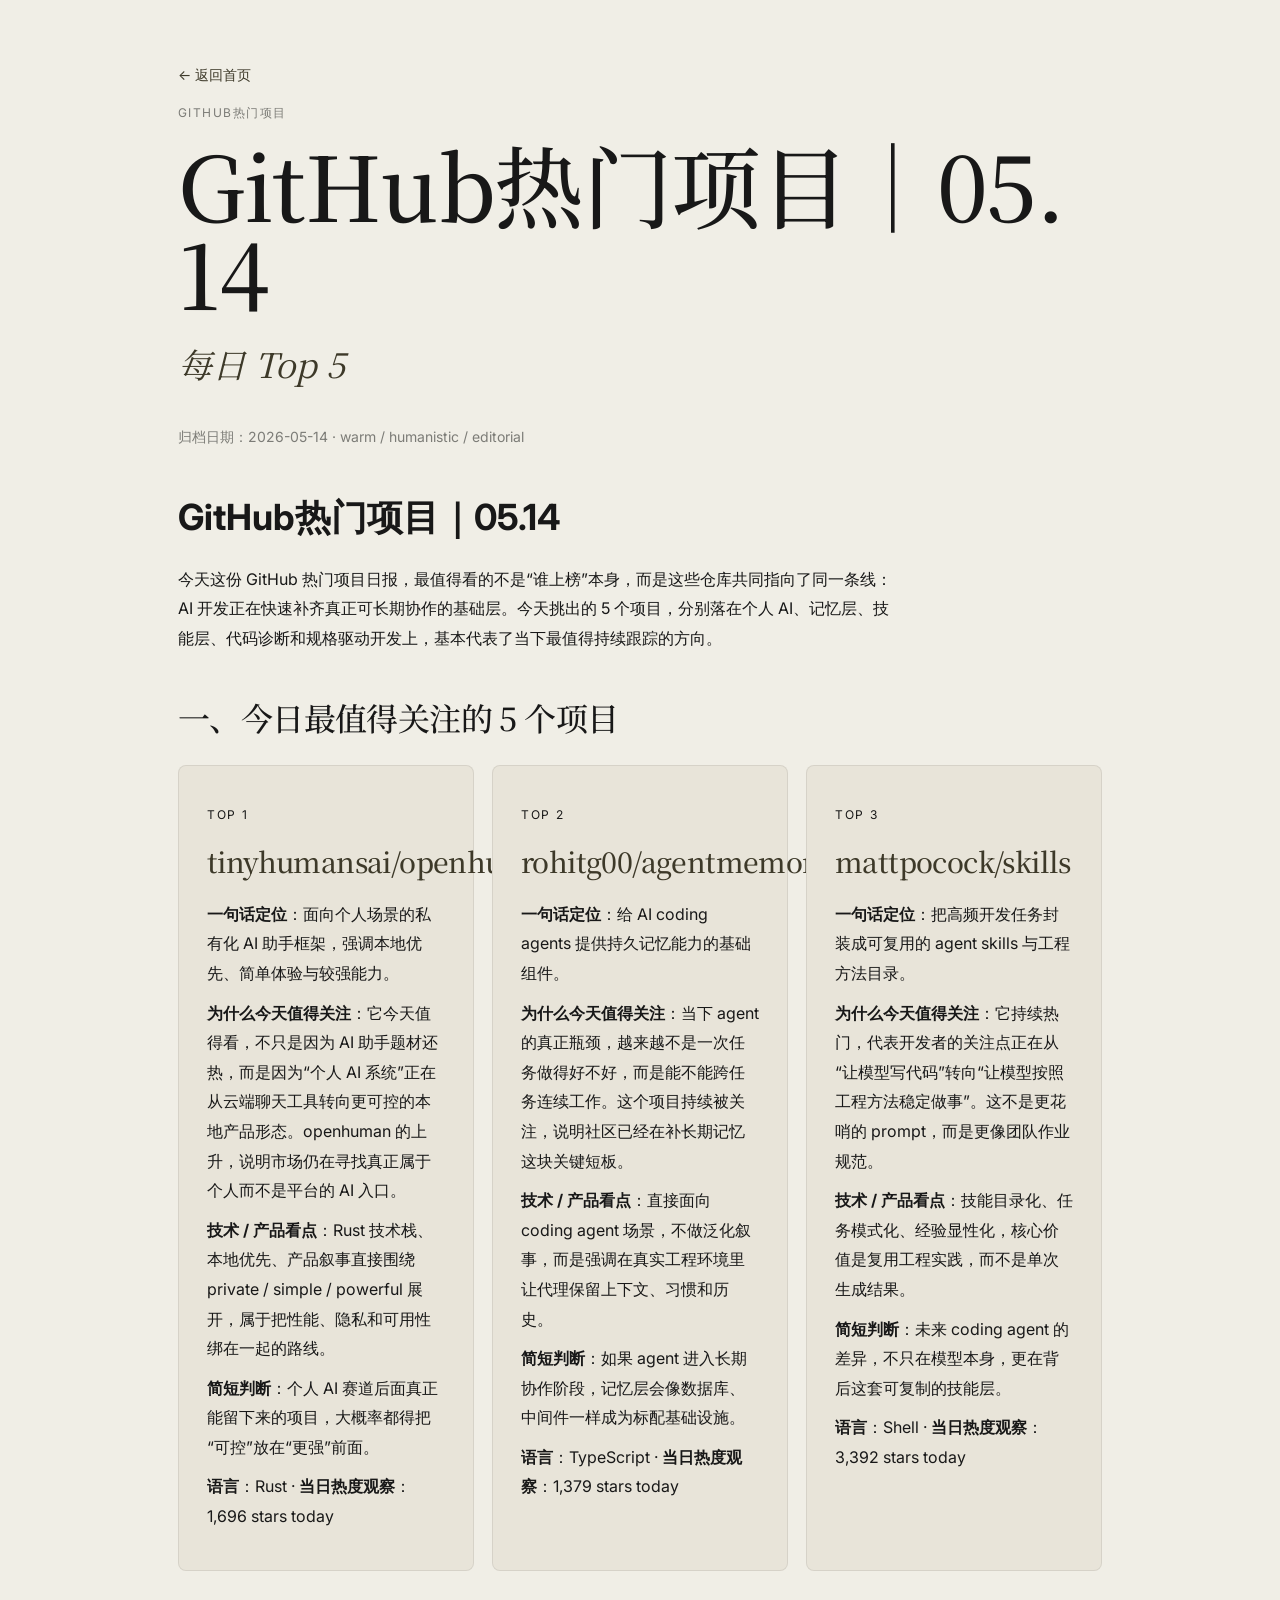
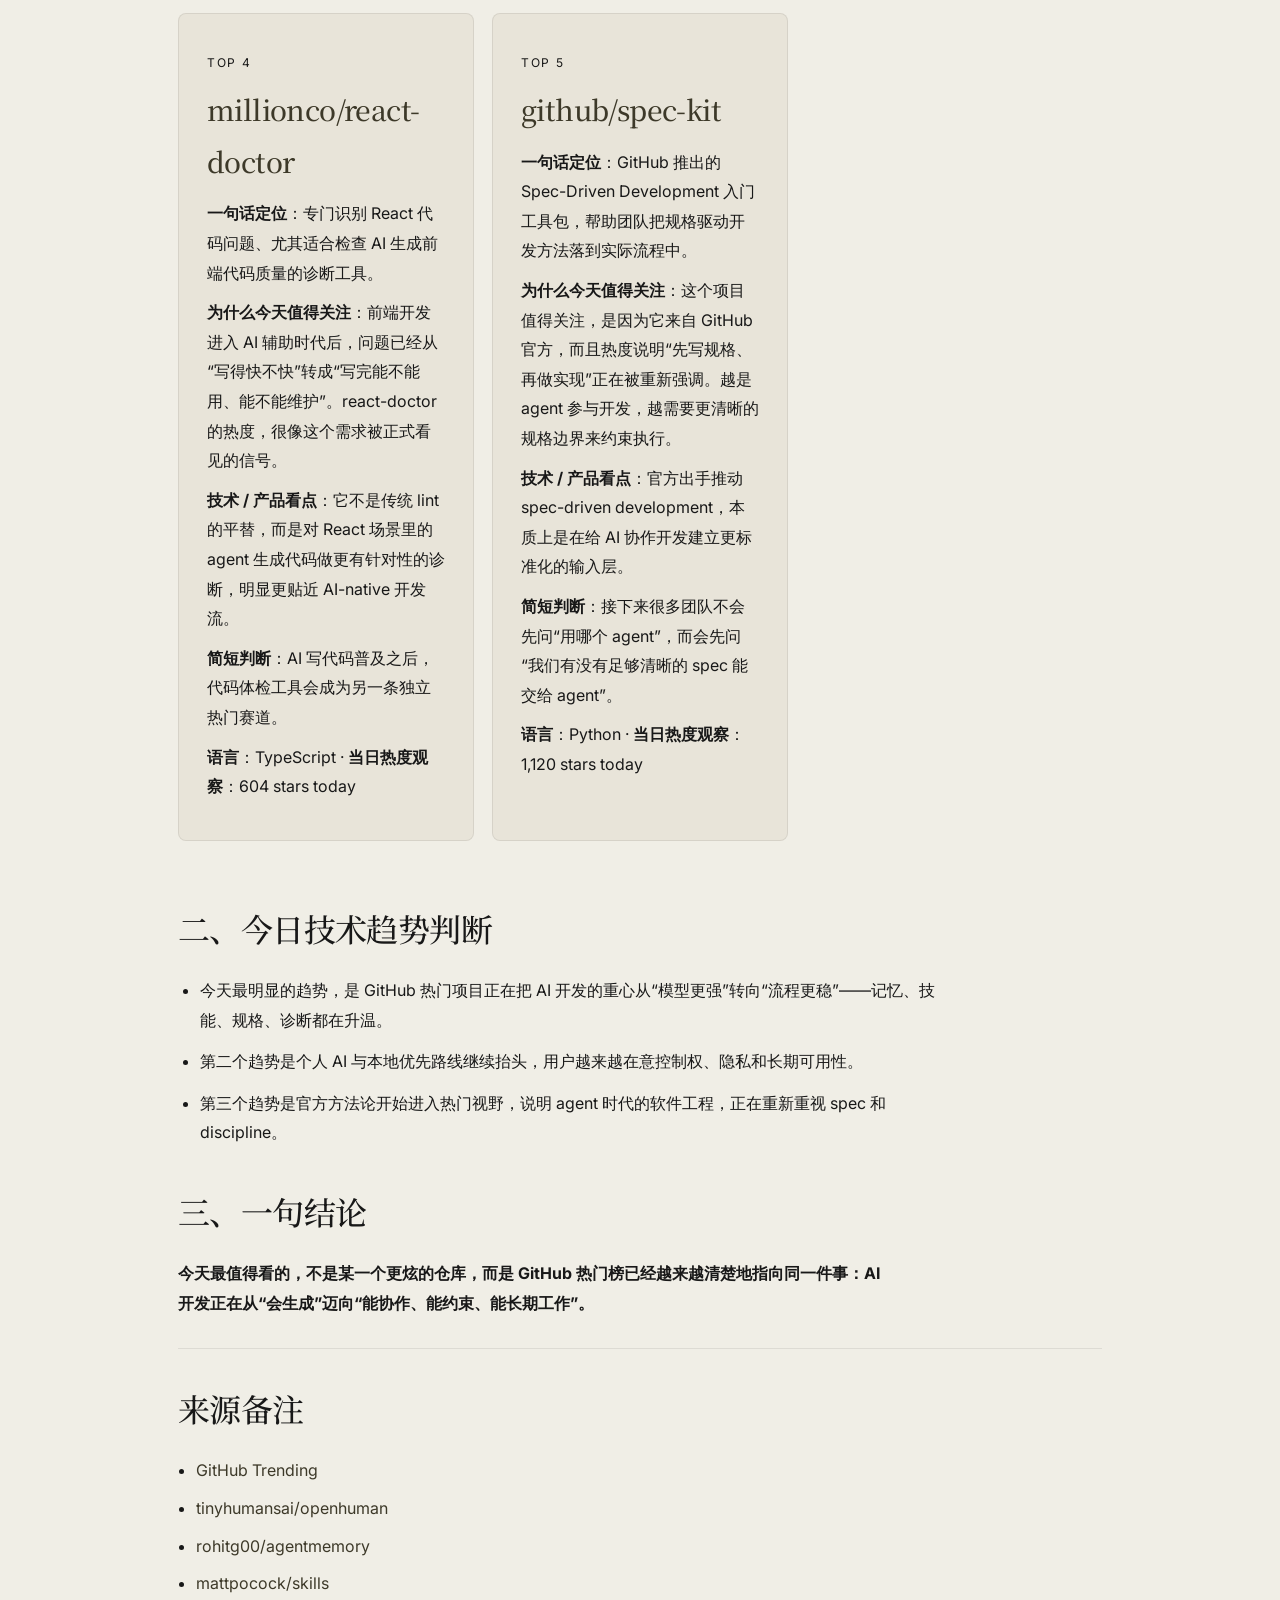
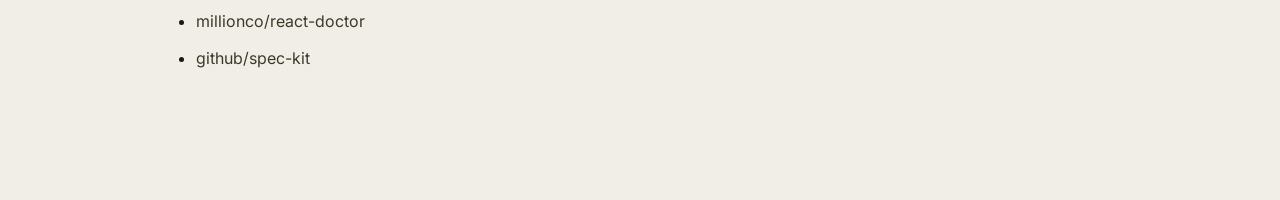
<file: github-hot/2026-05-14.html>
<!DOCTYPE html>
<html lang="zh-CN">
<head>
  <meta charset="UTF-8" />
  <meta name="viewport" content="width=device-width, initial-scale=1.0" />
  <title>GitHub热门项目｜05.14</title>
  <link rel="preconnect" href="https://fonts.googleapis.com">
  <link rel="preconnect" href="https://fonts.gstatic.com" crossorigin>
  <link href="https://fonts.googleapis.com/css2?family=Inter:wght@400;500&family=Noto+Serif+SC:wght@400;500&display=swap" rel="stylesheet">
  <link rel="stylesheet" href="../styles.css" />
  <style>
    .project-grid{display:grid;grid-template-columns:repeat(auto-fit,minmax(280px,1fr));gap:18px;margin-top:18px}
    .project-card h2{font-size:28px;margin:0 0 12px}
    .project-card p{max-width:none}
    .project-index{font-size:12px;letter-spacing:.14em;text-transform:uppercase;color:#7C7C77;margin:0 0 10px}
    .trend-list{padding-left:22px;max-width:760px}
    .trend-list li{margin:12px 0}
  </style>
</head>
<body>
  <div class="page-fade"></div>
  <div class="container article">
    <p class="back-link reveal"><a href="../index.html">← 返回首页</a></p>
    <header class="article-header">
      <p class="eyebrow reveal">GitHub热门项目</p>
      <h1 class="focus-title char-title"><span>G</span><span>i</span><span>t</span><span>H</span><span>u</span><span>b</span><span>热</span><span>门</span><span>项</span><span>目</span><span>｜</span><span>0</span><span>5</span><span>.</span><span>1</span><span>4</span></h1>
      <p class="lead reveal quote-like">每日 Top 5</p>
      <p class="article-meta reveal">归档日期：2026-05-14 · warm / humanistic / editorial</p>
    </header>

    <section class="article-section reveal">
      <h1>GitHub热门项目｜05.14</h1>
      <p>今天这份 GitHub 热门项目日报，最值得看的不是“谁上榜”本身，而是这些仓库共同指向了同一条线：AI 开发正在快速补齐真正可长期协作的基础层。今天挑出的 5 个项目，分别落在个人 AI、记忆层、技能层、代码诊断和规格驱动开发上，基本代表了当下最值得持续跟踪的方向。</p>
    </section>

    <section class="article-section">
      <h2>一、今日最值得关注的 5 个项目</h2>
      <div class="project-grid stagger-list"><article class="panel project-card reveal">
        <p class="project-index">TOP 1</p>
        <h2><a href="https://github.com/tinyhumansai/openhuman" target="_blank" rel="noopener noreferrer">tinyhumansai/openhuman</a></h2>
        <p><strong>一句话定位</strong>：面向个人场景的私有化 AI 助手框架，强调本地优先、简单体验与较强能力。</p>
        <p><strong>为什么今天值得关注</strong>：它今天值得看，不只是因为 AI 助手题材还热，而是因为“个人 AI 系统”正在从云端聊天工具转向更可控的本地产品形态。openhuman 的上升，说明市场仍在寻找真正属于个人而不是平台的 AI 入口。</p>
        <p><strong>技术 / 产品看点</strong>：Rust 技术栈、本地优先、产品叙事直接围绕 private / simple / powerful 展开，属于把性能、隐私和可用性绑在一起的路线。</p>
        <p><strong>简短判断</strong>：个人 AI 赛道后面真正能留下来的项目，大概率都得把“可控”放在“更强”前面。</p>
        <p><strong>语言</strong>：Rust · <strong>当日热度观察</strong>：1,696 stars today</p>
      </article><article class="panel project-card reveal">
        <p class="project-index">TOP 2</p>
        <h2><a href="https://github.com/rohitg00/agentmemory" target="_blank" rel="noopener noreferrer">rohitg00/agentmemory</a></h2>
        <p><strong>一句话定位</strong>：给 AI coding agents 提供持久记忆能力的基础组件。</p>
        <p><strong>为什么今天值得关注</strong>：当下 agent 的真正瓶颈，越来越不是一次任务做得好不好，而是能不能跨任务连续工作。这个项目持续被关注，说明社区已经在补长期记忆这块关键短板。</p>
        <p><strong>技术 / 产品看点</strong>：直接面向 coding agent 场景，不做泛化叙事，而是强调在真实工程环境里让代理保留上下文、习惯和历史。</p>
        <p><strong>简短判断</strong>：如果 agent 进入长期协作阶段，记忆层会像数据库、中间件一样成为标配基础设施。</p>
        <p><strong>语言</strong>：TypeScript · <strong>当日热度观察</strong>：1,379 stars today</p>
      </article><article class="panel project-card reveal">
        <p class="project-index">TOP 3</p>
        <h2><a href="https://github.com/mattpocock/skills" target="_blank" rel="noopener noreferrer">mattpocock/skills</a></h2>
        <p><strong>一句话定位</strong>：把高频开发任务封装成可复用的 agent skills 与工程方法目录。</p>
        <p><strong>为什么今天值得关注</strong>：它持续热门，代表开发者的关注点正在从“让模型写代码”转向“让模型按照工程方法稳定做事”。这不是更花哨的 prompt，而是更像团队作业规范。</p>
        <p><strong>技术 / 产品看点</strong>：技能目录化、任务模式化、经验显性化，核心价值是复用工程实践，而不是单次生成结果。</p>
        <p><strong>简短判断</strong>：未来 coding agent 的差异，不只在模型本身，更在背后这套可复制的技能层。</p>
        <p><strong>语言</strong>：Shell · <strong>当日热度观察</strong>：3,392 stars today</p>
      </article><article class="panel project-card reveal">
        <p class="project-index">TOP 4</p>
        <h2><a href="https://github.com/millionco/react-doctor" target="_blank" rel="noopener noreferrer">millionco/react-doctor</a></h2>
        <p><strong>一句话定位</strong>：专门识别 React 代码问题、尤其适合检查 AI 生成前端代码质量的诊断工具。</p>
        <p><strong>为什么今天值得关注</strong>：前端开发进入 AI 辅助时代后，问题已经从“写得快不快”转成“写完能不能用、能不能维护”。react-doctor 的热度，很像这个需求被正式看见的信号。</p>
        <p><strong>技术 / 产品看点</strong>：它不是传统 lint 的平替，而是对 React 场景里的 agent 生成代码做更有针对性的诊断，明显更贴近 AI-native 开发流。</p>
        <p><strong>简短判断</strong>：AI 写代码普及之后，代码体检工具会成为另一条独立热门赛道。</p>
        <p><strong>语言</strong>：TypeScript · <strong>当日热度观察</strong>：604 stars today</p>
      </article><article class="panel project-card reveal">
        <p class="project-index">TOP 5</p>
        <h2><a href="https://github.com/github/spec-kit" target="_blank" rel="noopener noreferrer">github/spec-kit</a></h2>
        <p><strong>一句话定位</strong>：GitHub 推出的 Spec-Driven Development 入门工具包，帮助团队把规格驱动开发方法落到实际流程中。</p>
        <p><strong>为什么今天值得关注</strong>：这个项目值得关注，是因为它来自 GitHub 官方，而且热度说明“先写规格、再做实现”正在被重新强调。越是 agent 参与开发，越需要更清晰的规格边界来约束执行。</p>
        <p><strong>技术 / 产品看点</strong>：官方出手推动 spec-driven development，本质上是在给 AI 协作开发建立更标准化的输入层。</p>
        <p><strong>简短判断</strong>：接下来很多团队不会先问“用哪个 agent”，而会先问“我们有没有足够清晰的 spec 能交给 agent”。</p>
        <p><strong>语言</strong>：Python · <strong>当日热度观察</strong>：1,120 stars today</p>
      </article></div>
    </section>

    <section class="article-section">
      <h2>二、今日技术趋势判断</h2>
      <ul class="trend-list stagger-list"><li>今天最明显的趋势，是 GitHub 热门项目正在把 AI 开发的重心从“模型更强”转向“流程更稳”——记忆、技能、规格、诊断都在升温。</li><li>第二个趋势是个人 AI 与本地优先路线继续抬头，用户越来越在意控制权、隐私和长期可用性。</li><li>第三个趋势是官方方法论开始进入热门视野，说明 agent 时代的软件工程，正在重新重视 spec 和 discipline。</li></ul>
    </section>

    <section class="article-section">
      <h2>三、一句结论</h2>
      <p><strong>今天最值得看的，不是某一个更炫的仓库，而是 GitHub 热门榜已经越来越清楚地指向同一件事：AI 开发正在从“会生成”迈向“能协作、能约束、能长期工作”。</strong></p>
      <hr class="sep" />
      <h2>来源备注</h2>
      <ul class="source-list">
        <li><a href="https://github.com/trending">GitHub Trending</a></li>
        <li><a href="https://github.com/tinyhumansai/openhuman">tinyhumansai/openhuman</a></li><li><a href="https://github.com/rohitg00/agentmemory">rohitg00/agentmemory</a></li><li><a href="https://github.com/mattpocock/skills">mattpocock/skills</a></li><li><a href="https://github.com/millionco/react-doctor">millionco/react-doctor</a></li><li><a href="https://github.com/github/spec-kit">github/spec-kit</a></li>
      </ul>
    </section>
  </div>
</body>
</html>
</file>
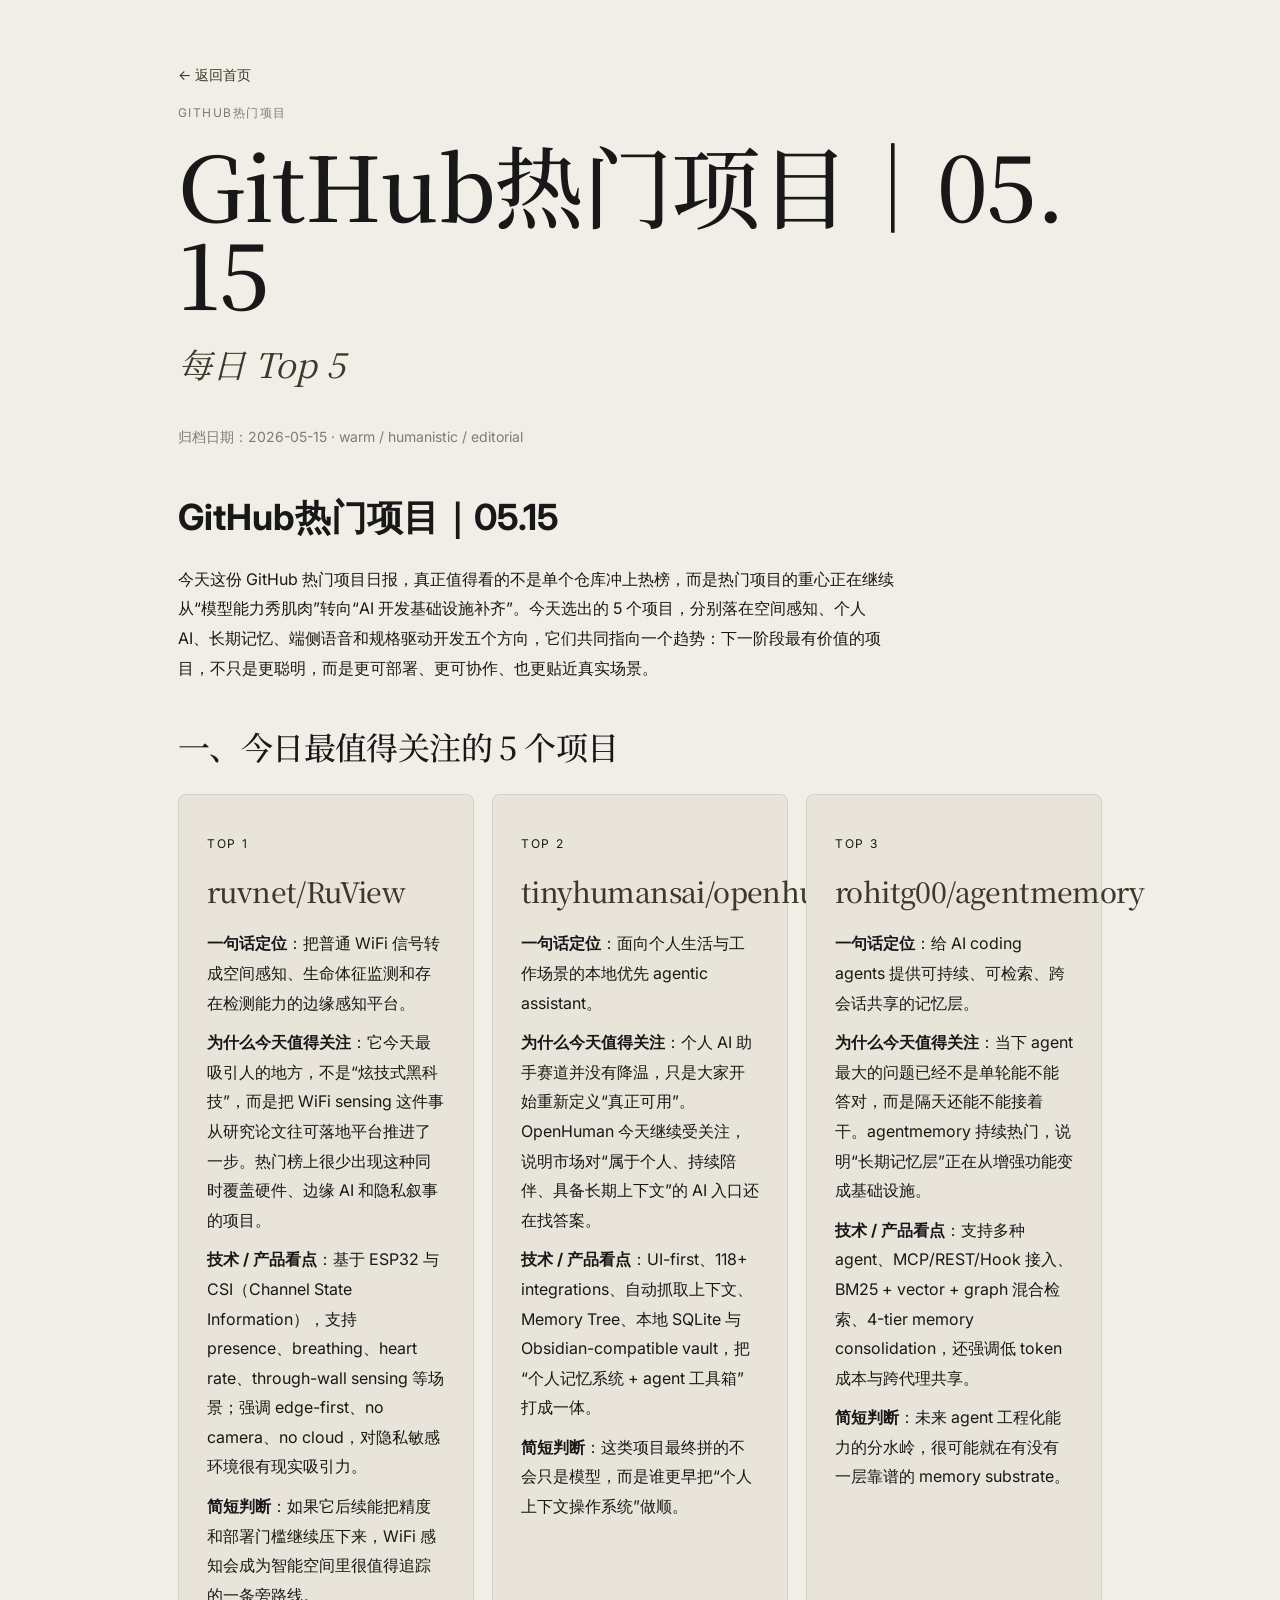
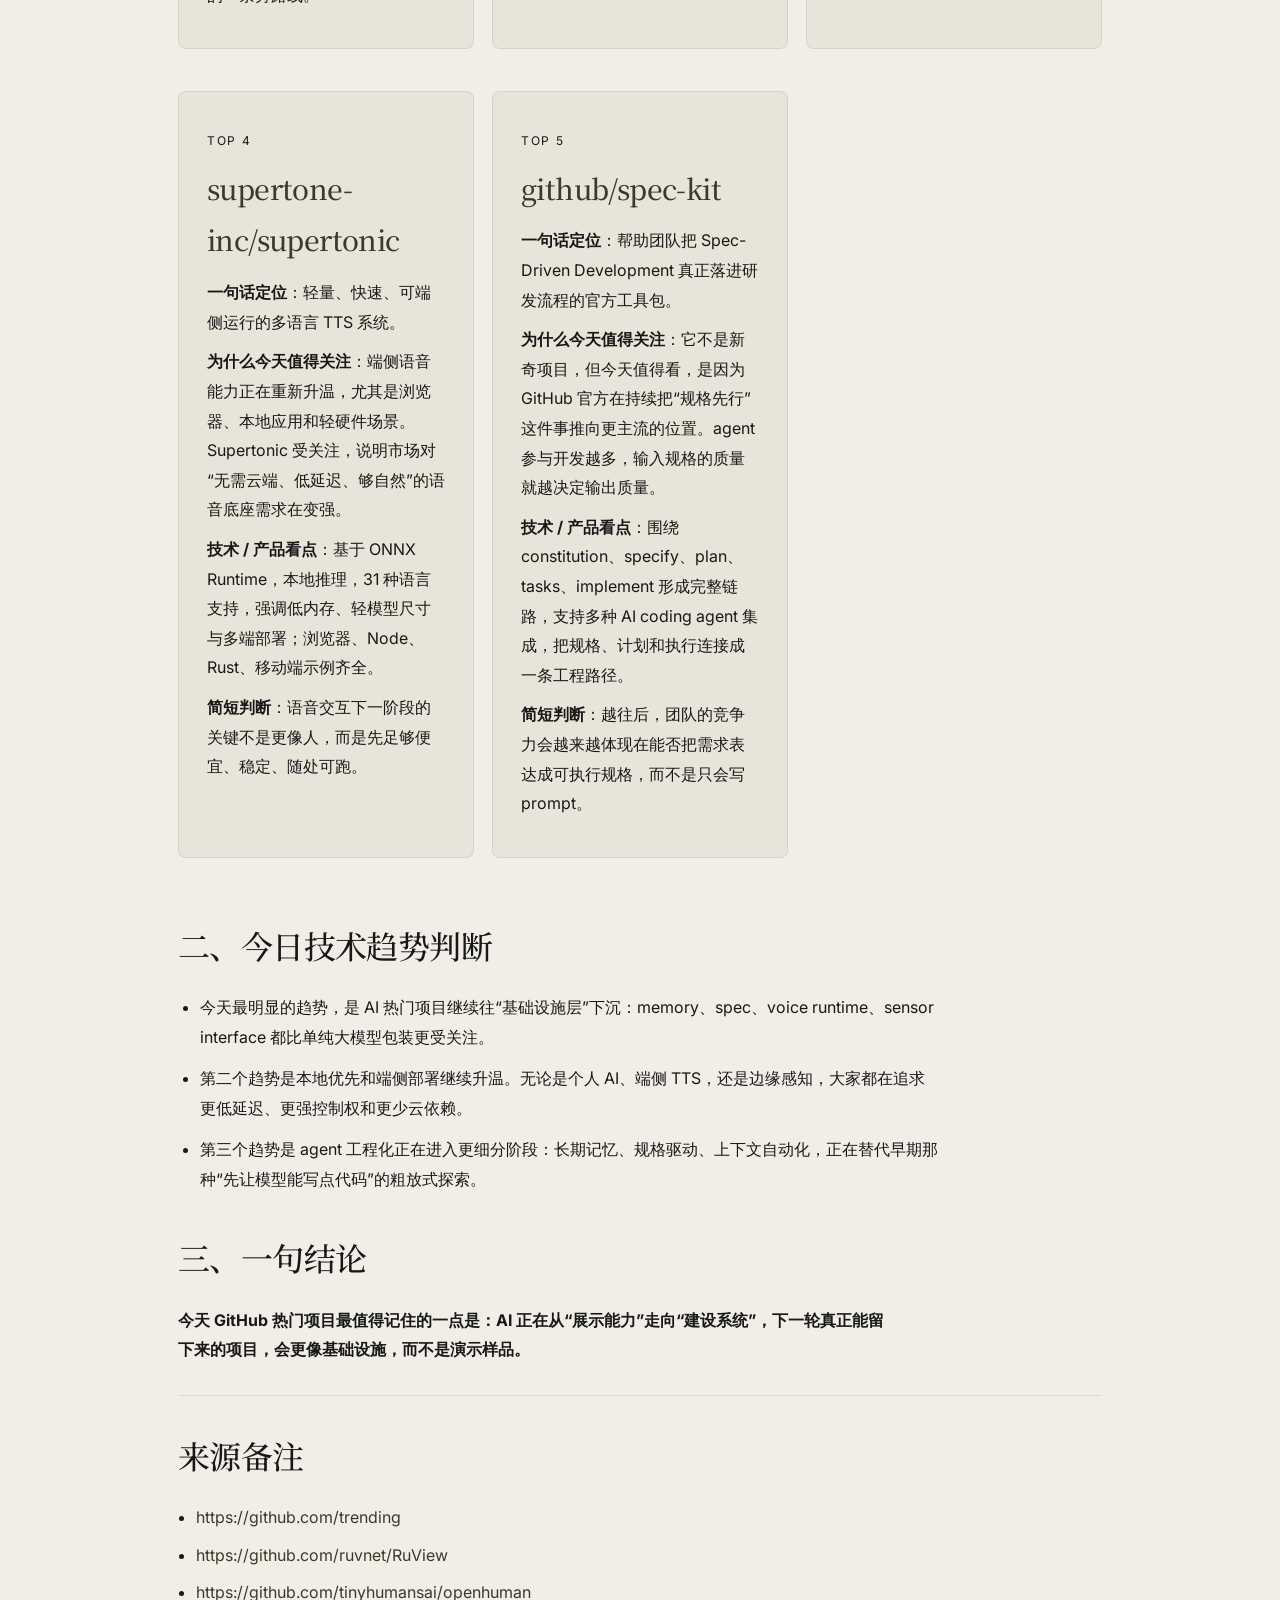
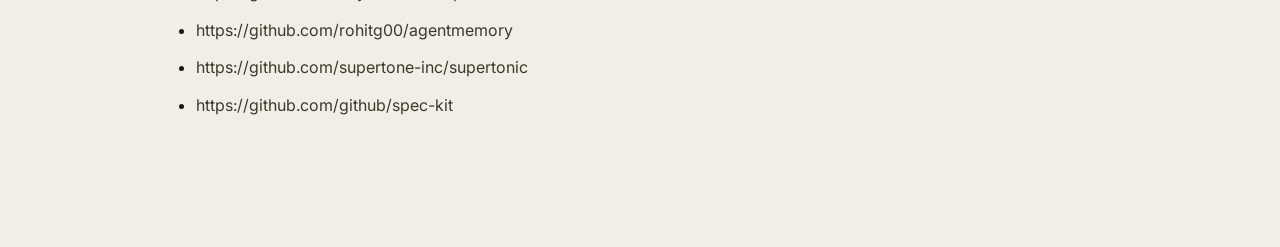
<file: github-hot/2026-05-15.html>
<!DOCTYPE html>
<html lang="zh-CN">
<head>
  <meta charset="UTF-8" />
  <meta name="viewport" content="width=device-width, initial-scale=1.0" />
  <title>GitHub热门项目｜05.15</title>
  <link rel="preconnect" href="https://fonts.googleapis.com">
  <link rel="preconnect" href="https://fonts.gstatic.com" crossorigin>
  <link href="https://fonts.googleapis.com/css2?family=Inter:wght@400;500&family=Noto+Serif+SC:wght@400;500&display=swap" rel="stylesheet">
  <link rel="stylesheet" href="../styles.css" />
  <style>
    .project-grid{display:grid;grid-template-columns:repeat(auto-fit,minmax(280px,1fr));gap:18px;margin-top:18px}
    .project-card h2{font-size:28px;margin:0 0 12px}
    .project-card p{max-width:none}
    .project-index{font-size:12px;letter-spacing:.14em;text-transform:uppercase;color:#7C7C77;margin:0 0 10px}
    .trend-list{padding-left:22px;max-width:760px}
    .trend-list li{margin:12px 0}
  </style>
</head>
<body>
  <div class="page-fade"></div>
  <div class="container article">
    <p class="back-link reveal"><a href="../index.html">← 返回首页</a></p>
    <header class="article-header">
      <p class="eyebrow reveal">GitHub热门项目</p>
      <h1 class="focus-title char-title"><span>G</span><span>i</span><span>t</span><span>H</span><span>u</span><span>b</span><span>热</span><span>门</span><span>项</span><span>目</span><span>｜</span><span>0</span><span>5</span><span>.</span><span>1</span><span>5</span></h1>
      <p class="lead reveal quote-like">每日 Top 5</p>
      <p class="article-meta reveal">归档日期：2026-05-15 · warm / humanistic / editorial</p>
    </header>
    <section class="article-section reveal">
      <h1>GitHub热门项目｜05.15</h1>
      <p>今天这份 GitHub 热门项目日报，真正值得看的不是单个仓库冲上热榜，而是热门项目的重心正在继续从“模型能力秀肌肉”转向“AI 开发基础设施补齐”。今天选出的 5 个项目，分别落在空间感知、个人 AI、长期记忆、端侧语音和规格驱动开发五个方向，它们共同指向一个趋势：下一阶段最有价值的项目，不只是更聪明，而是更可部署、更可协作、也更贴近真实场景。</p>
    </section>
    <section class="article-section">
      <h2>一、今日最值得关注的 5 个项目</h2>
      <div class="project-grid stagger-list"><article class="panel project-card reveal"><p class="project-index">TOP 1</p><h2><a href="https://github.com/ruvnet/RuView" target="_blank" rel="noopener noreferrer">ruvnet/RuView</a></h2><p><strong>一句话定位</strong>：把普通 WiFi 信号转成空间感知、生命体征监测和存在检测能力的边缘感知平台。</p><p><strong>为什么今天值得关注</strong>：它今天最吸引人的地方，不是“炫技式黑科技”，而是把 WiFi sensing 这件事从研究论文往可落地平台推进了一步。热门榜上很少出现这种同时覆盖硬件、边缘 AI 和隐私叙事的项目。</p><p><strong>技术 / 产品看点</strong>：基于 ESP32 与 CSI（Channel State Information），支持 presence、breathing、heart rate、through-wall sensing 等场景；强调 edge-first、no camera、no cloud，对隐私敏感环境很有现实吸引力。</p><p><strong>简短判断</strong>：如果它后续能把精度和部署门槛继续压下来，WiFi 感知会成为智能空间里很值得追踪的一条旁路线。</p></article><article class="panel project-card reveal"><p class="project-index">TOP 2</p><h2><a href="https://github.com/tinyhumansai/openhuman" target="_blank" rel="noopener noreferrer">tinyhumansai/openhuman</a></h2><p><strong>一句话定位</strong>：面向个人生活与工作场景的本地优先 agentic assistant。</p><p><strong>为什么今天值得关注</strong>：个人 AI 助手赛道并没有降温，只是大家开始重新定义“真正可用”。OpenHuman 今天继续受关注，说明市场对“属于个人、持续陪伴、具备长期上下文”的 AI 入口还在找答案。</p><p><strong>技术 / 产品看点</strong>：UI-first、118+ integrations、自动抓取上下文、Memory Tree、本地 SQLite 与 Obsidian-compatible vault，把“个人记忆系统 + agent 工具箱”打成一体。</p><p><strong>简短判断</strong>：这类项目最终拼的不会只是模型，而是谁更早把“个人上下文操作系统”做顺。</p></article><article class="panel project-card reveal"><p class="project-index">TOP 3</p><h2><a href="https://github.com/rohitg00/agentmemory" target="_blank" rel="noopener noreferrer">rohitg00/agentmemory</a></h2><p><strong>一句话定位</strong>：给 AI coding agents 提供可持续、可检索、跨会话共享的记忆层。</p><p><strong>为什么今天值得关注</strong>：当下 agent 最大的问题已经不是单轮能不能答对，而是隔天还能不能接着干。agentmemory 持续热门，说明“长期记忆层”正在从增强功能变成基础设施。</p><p><strong>技术 / 产品看点</strong>：支持多种 agent、MCP/REST/Hook 接入、BM25 + vector + graph 混合检索、4-tier memory consolidation，还强调低 token 成本与跨代理共享。</p><p><strong>简短判断</strong>：未来 agent 工程化能力的分水岭，很可能就在有没有一层靠谱的 memory substrate。</p></article><article class="panel project-card reveal"><p class="project-index">TOP 4</p><h2><a href="https://github.com/supertone-inc/supertonic" target="_blank" rel="noopener noreferrer">supertone-inc/supertonic</a></h2><p><strong>一句话定位</strong>：轻量、快速、可端侧运行的多语言 TTS 系统。</p><p><strong>为什么今天值得关注</strong>：端侧语音能力正在重新升温，尤其是浏览器、本地应用和轻硬件场景。Supertonic 受关注，说明市场对“无需云端、低延迟、够自然”的语音底座需求在变强。</p><p><strong>技术 / 产品看点</strong>：基于 ONNX Runtime，本地推理，31 种语言支持，强调低内存、轻模型尺寸与多端部署；浏览器、Node、Rust、移动端示例齐全。</p><p><strong>简短判断</strong>：语音交互下一阶段的关键不是更像人，而是先足够便宜、稳定、随处可跑。</p></article><article class="panel project-card reveal"><p class="project-index">TOP 5</p><h2><a href="https://github.com/github/spec-kit" target="_blank" rel="noopener noreferrer">github/spec-kit</a></h2><p><strong>一句话定位</strong>：帮助团队把 Spec-Driven Development 真正落进研发流程的官方工具包。</p><p><strong>为什么今天值得关注</strong>：它不是新奇项目，但今天值得看，是因为 GitHub 官方在持续把“规格先行”这件事推向更主流的位置。agent 参与开发越多，输入规格的质量就越决定输出质量。</p><p><strong>技术 / 产品看点</strong>：围绕 constitution、specify、plan、tasks、implement 形成完整链路，支持多种 AI coding agent 集成，把规格、计划和执行连接成一条工程路径。</p><p><strong>简短判断</strong>：越往后，团队的竞争力会越来越体现在能否把需求表达成可执行规格，而不是只会写 prompt。</p></article></div>
    </section>
    <section class="article-section">
      <h2>二、今日技术趋势判断</h2>
      <ul class="trend-list stagger-list"><li>今天最明显的趋势，是 AI 热门项目继续往“基础设施层”下沉：memory、spec、voice runtime、sensor interface 都比单纯大模型包装更受关注。</li><li>第二个趋势是本地优先和端侧部署继续升温。无论是个人 AI、端侧 TTS，还是边缘感知，大家都在追求更低延迟、更强控制权和更少云依赖。</li><li>第三个趋势是 agent 工程化正在进入更细分阶段：长期记忆、规格驱动、上下文自动化，正在替代早期那种“先让模型能写点代码”的粗放式探索。</li></ul>
    </section>
    <section class="article-section">
      <h2>三、一句结论</h2>
      <p><strong>今天 GitHub 热门项目最值得记住的一点是：AI 正在从“展示能力”走向“建设系统”，下一轮真正能留下来的项目，会更像基础设施，而不是演示样品。</strong></p>
      <hr class="sep" />
      <h2>来源备注</h2>
      <ul class="source-list"><li><a href="https://github.com/trending">https://github.com/trending</a></li><li><a href="https://github.com/ruvnet/RuView">https://github.com/ruvnet/RuView</a></li><li><a href="https://github.com/tinyhumansai/openhuman">https://github.com/tinyhumansai/openhuman</a></li><li><a href="https://github.com/rohitg00/agentmemory">https://github.com/rohitg00/agentmemory</a></li><li><a href="https://github.com/supertone-inc/supertonic">https://github.com/supertone-inc/supertonic</a></li><li><a href="https://github.com/github/spec-kit">https://github.com/github/spec-kit</a></li></ul>
    </section>
  </div>
</body>
</html>
</file>
<file: styles.css>
*{box-sizing:border-box}html{scroll-behavior:smooth}body{margin:0;font-family:"Inter",-apple-system,BlinkMacSystemFont,"Segoe UI",sans-serif;background:#F0EEE6;color:#181818;line-height:1.85;-webkit-font-smoothing:antialiased;animation:pageFade 1.2s ease-out both}a{color:#3D3929;text-decoration:none;transition:color .35s ease,opacity .35s ease}a:hover{color:#CC785C}.container{max-width:1200px;margin:0 auto;padding:48px 28px 96px}.home{max-width:1320px}.article{max-width:980px}.hero-layout{display:grid;grid-template-columns:minmax(0,1.35fr) minmax(320px,.8fr);gap:36px;align-items:start;margin-bottom:34px}.hero{padding:12px 0 8px}.latest-panel{position:sticky;top:24px;margin-bottom:0}.latest-cards{display:grid;gap:14px}.eyebrow{letter-spacing:.12em;text-transform:uppercase;color:#7C7C77;font-size:12px;margin:0 0 16px}.hero h1,.article-header h1,.char-title{font-family:"Noto Serif SC",serif;font-weight:500;letter-spacing:-1.5px;line-height:.98;margin:0;color:#181818}.hero h1,.char-title{font-size:clamp(52px,7vw,92px)}.subtitle,.lead,.quote-like{font-family:"Noto Serif SC",serif;font-size:clamp(22px,3vw,34px);line-height:1.55;max-width:580px;color:#3D3929;font-style:italic;margin-top:22px}.panel{background:#E8E4D9;border:1px solid rgba(0,0,0,.08);border-radius:8px;padding:28px;margin-bottom:24px}.panel h2,.article-section h2{font-family:"Noto Serif SC",serif;font-weight:500;font-size:32px;letter-spacing:-.6px;margin:0 0 18px;color:#181818}.panel h3,.article-section h3{font-family:"Noto Serif SC",serif;font-weight:500;font-size:24px;letter-spacing:-.3px;margin:18px 0 12px}.two-col,.archive-grid{display:grid;grid-template-columns:repeat(auto-fit,minmax(300px,1fr));gap:20px}.card{background:rgba(255,255,255,.26);border:1px solid rgba(0,0,0,.08);border-radius:6px;padding:22px;transition:background-color .35s ease,border-color .35s ease,transform .35s ease}.card:hover{background:#F4F1E8;border-color:rgba(61,57,41,.18);transform:translateY(-2px)}.card-tag{display:inline-block;font-size:12px;color:#7C7C77;padding:0;margin-bottom:10px}.card p{max-width:36ch;color:#3D3929}.archive-list{margin:0;padding-left:18px}.archive-list li{margin:10px 0}.archive-list a{color:#181818}.article-header{margin-bottom:30px}.article-meta,.back-link{color:#7C7C77;font-size:14px}.article-section{margin:30px 0;padding-top:4px}.article-section h1{font-size:36px;margin:0 0 14px}.article-section p{margin:10px 0;max-width:720px;color:#181818}.bullet-list{padding-left:22px;max-width:720px}.bullet-list li{margin:8px 0}.sep{border:none;border-top:1px solid rgba(0,0,0,.08);margin:30px 0}.content-body strong{color:#181818;font-weight:500}.source-list{padding-left:18px;max-width:680px}.source-list li{margin:8px 0}.page-fade{position:fixed;inset:0;pointer-events:none;background:linear-gradient(90deg,transparent,rgba(204,120,92,.12),transparent);opacity:0;animation:skeletonSweep 1.6s ease-out 1}.reveal{opacity:0;transform:translateY(30px);animation:fadeUp 1.2s ease-out forwards}.focus-title{opacity:0;filter:blur(15px);animation:focusIn 1.2s ease-out forwards}.char-title span{display:inline-block;opacity:0;transform:translateY(60px);animation:charRise .9s ease-out forwards}.char-title span:nth-child(1){animation-delay:.05s}.char-title span:nth-child(2){animation-delay:.10s}.char-title span:nth-child(3){animation-delay:.15s}.char-title span:nth-child(4){animation-delay:.20s}.char-title span:nth-child(5){animation-delay:.25s}.char-title span:nth-child(6){animation-delay:.30s}.char-title span:nth-child(7){animation-delay:.35s}.char-title span:nth-child(8){animation-delay:.40s}.char-title span:nth-child(9){animation-delay:.45s}.char-title span:nth-child(10){animation-delay:.50s}.char-title span:nth-child(11){animation-delay:.55s}.char-title span:nth-child(12){animation-delay:.60s}.char-title span:nth-child(13){animation-delay:.65s}.char-title span:nth-child(14){animation-delay:.70s}.char-title span:nth-child(15){animation-delay:.75s}.stagger-list > *,.archive-list li{opacity:0;transform:translateY(30px);animation:fadeUp 1.2s ease-out forwards}.stagger-list > *:nth-child(1),.archive-list li:nth-child(1){animation-delay:.1s}.stagger-list > *:nth-child(2),.archive-list li:nth-child(2){animation-delay:.2s}.stagger-list > *:nth-child(3),.archive-list li:nth-child(3){animation-delay:.3s}.stagger-list > *:nth-child(4),.archive-list li:nth-child(4){animation-delay:.4s}.stagger-list > *:nth-child(5),.archive-list li:nth-child(5){animation-delay:.5s}.stagger-list > *:nth-child(6),.archive-list li:nth-child(6){animation-delay:.6s}.stagger-list > *:nth-child(7),.archive-list li:nth-child(7){animation-delay:.7s}.stagger-list > *:nth-child(8),.archive-list li:nth-child(8){animation-delay:.8s}.stagger-list > *:nth-child(9),.archive-list li:nth-child(9){animation-delay:.9s}.stagger-list > *:nth-child(10),.archive-list li:nth-child(10){animation-delay:1s}@keyframes fadeUp{from{opacity:0;transform:translateY(30px)}to{opacity:1;transform:translateY(0)}}@keyframes focusIn{from{opacity:0;filter:blur(15px)}to{opacity:1;filter:blur(0)}}@keyframes charRise{from{opacity:0;transform:translateY(60px)}to{opacity:1;transform:translateY(0)}}@keyframes pageFade{from{opacity:0}to{opacity:1}}@keyframes skeletonSweep{0%{opacity:.0;transform:translateX(-30%)}25%{opacity:1}100%{opacity:0;transform:translateX(30%)}}@media (max-width:980px){.hero-layout{grid-template-columns:1fr;gap:18px}.latest-panel{position:relative;top:0}}@media (max-width:720px){.container{padding:28px 18px 64px}.hero{padding:8px 0 20px}.hero h1,.char-title{font-size:56px}.subtitle,.lead,.quote-like{font-size:22px}.panel{padding:22px}.panel h2,.article-section h2{font-size:26px}}
</file>
